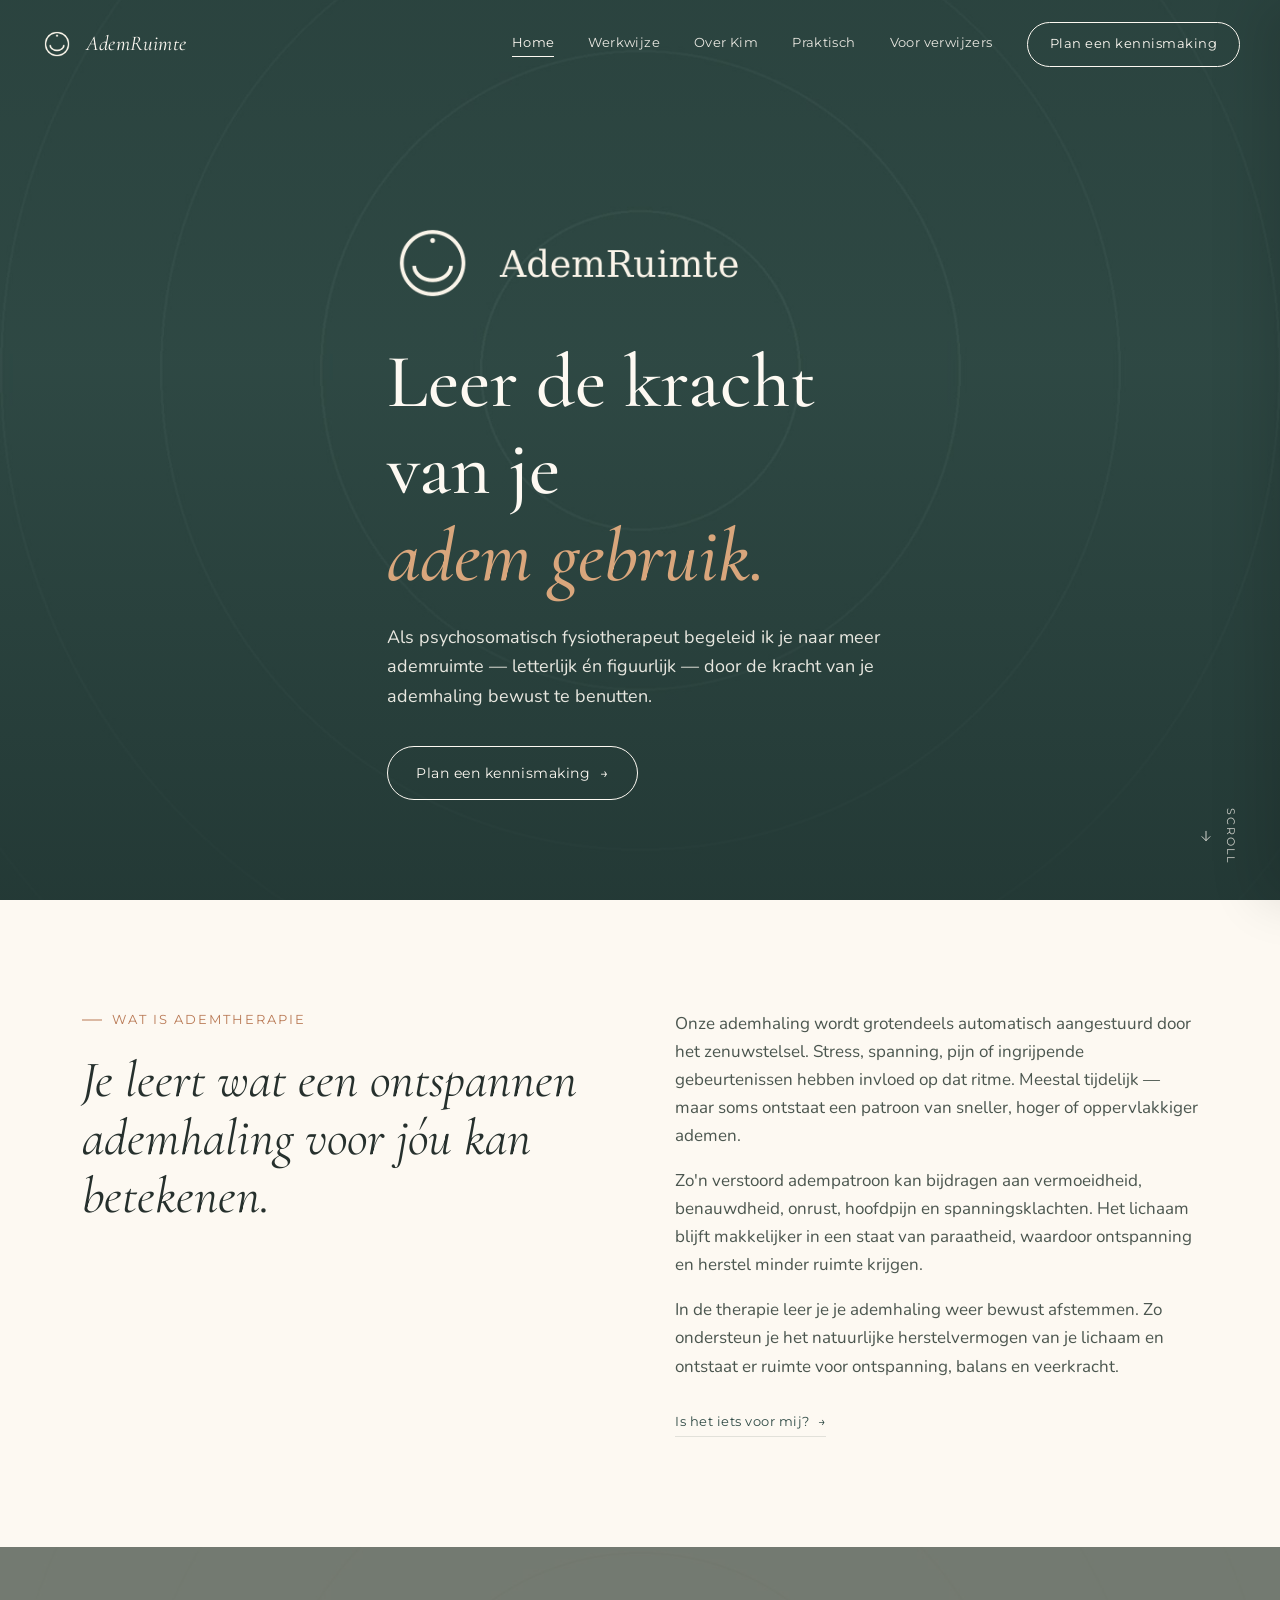
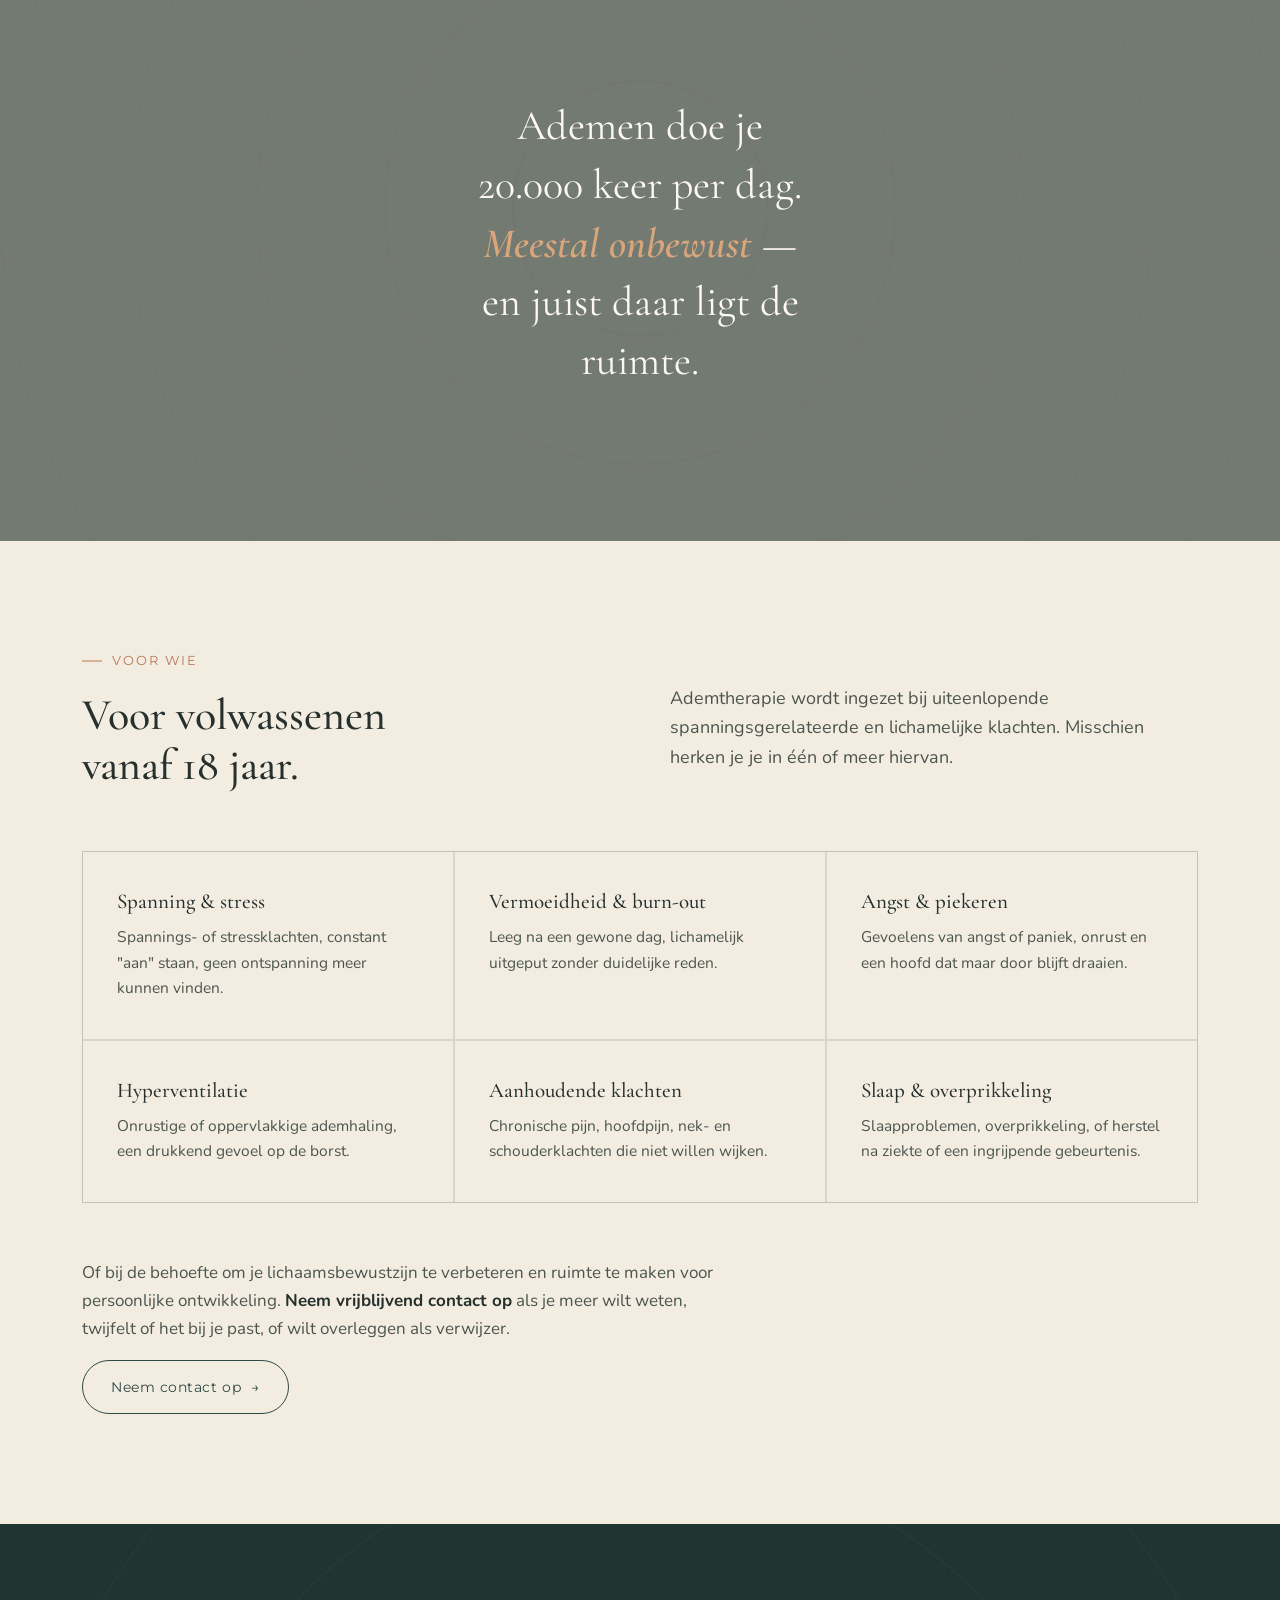
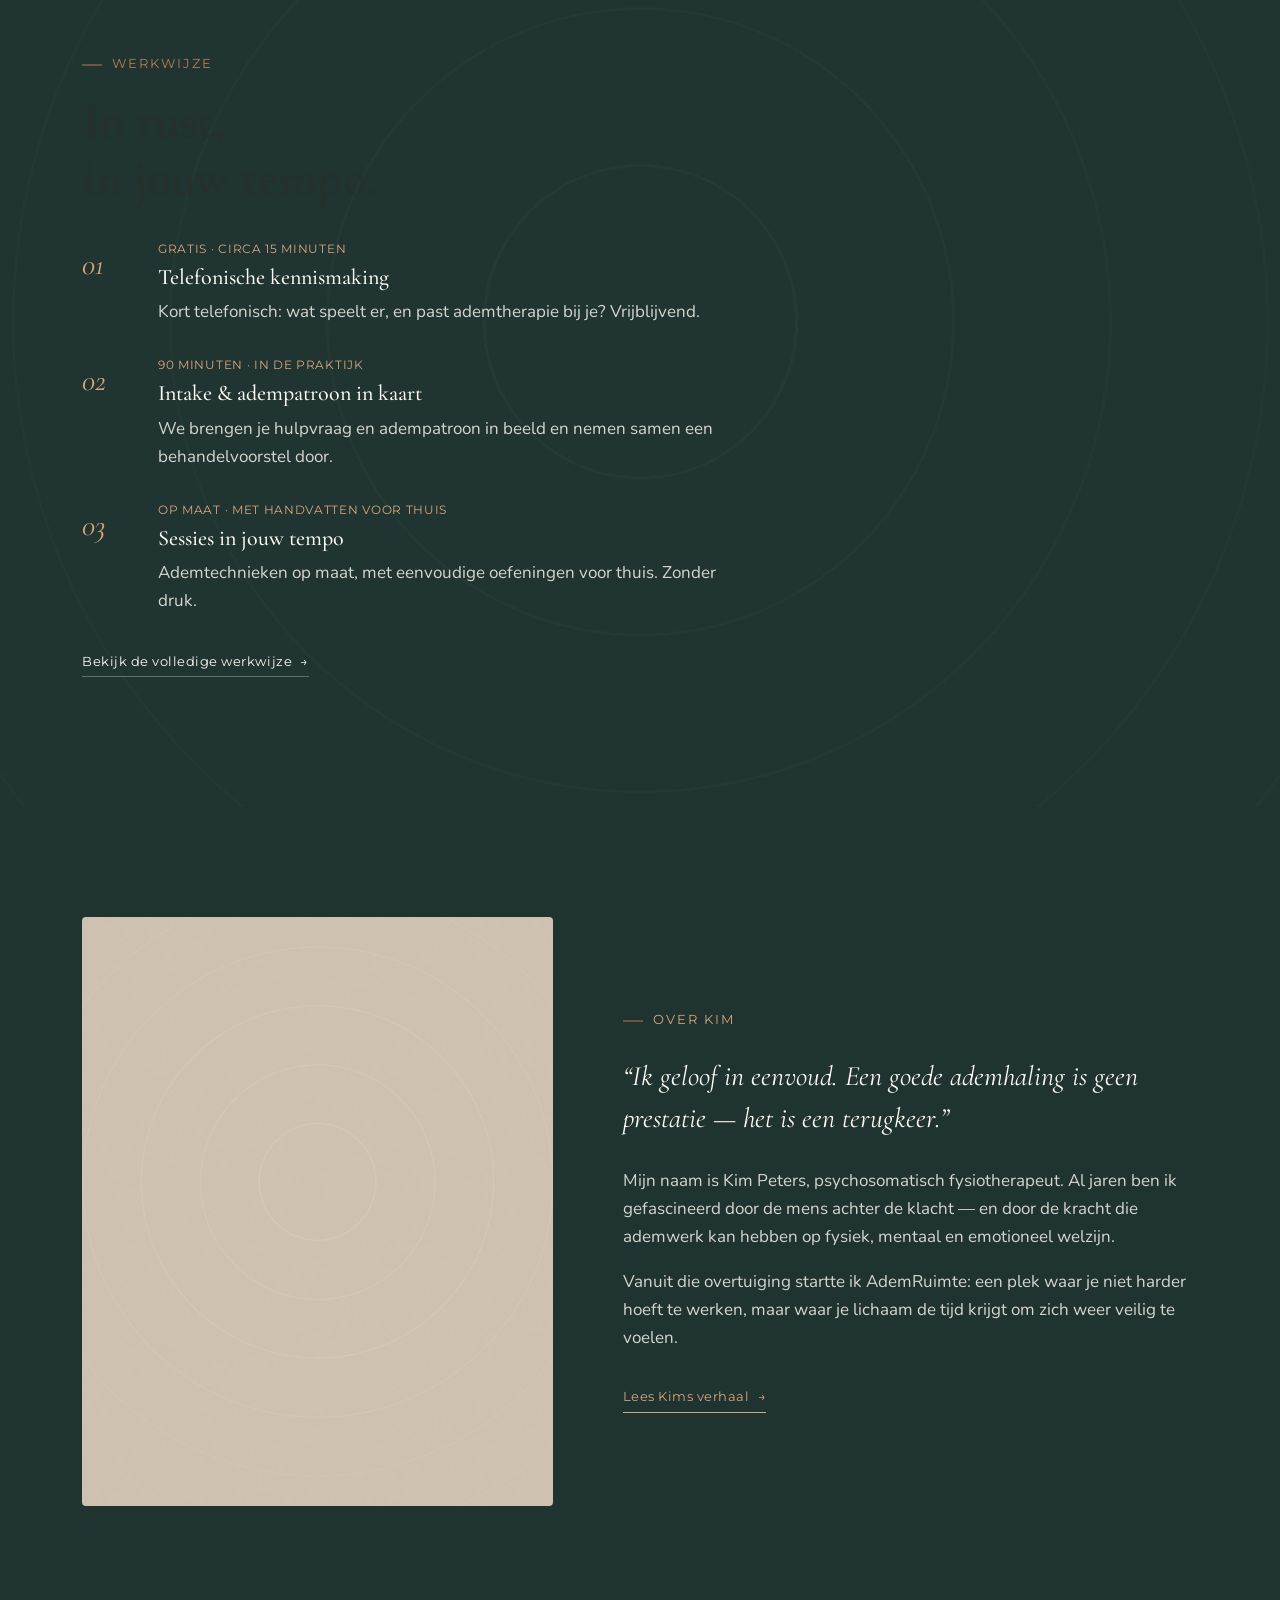
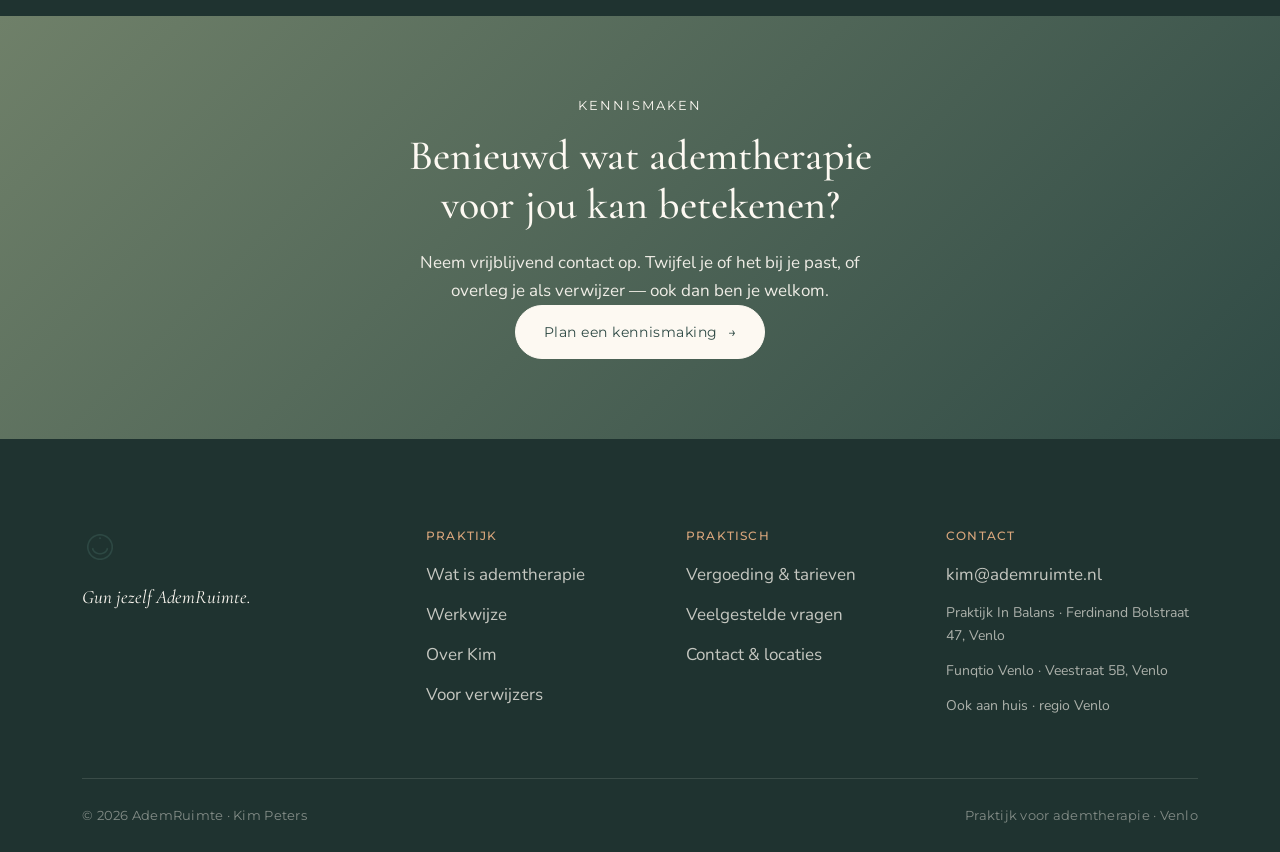
<file: index.html>
<!DOCTYPE html>
<html lang="nl">
<head>
<script>document.documentElement.classList.add("js");</script>
<meta charset="UTF-8">
<meta name="viewport" content="width=device-width, initial-scale=1.0">
<title>AdemRuimte · Praktijk voor ademtherapie in Venlo</title>
<meta name="description" content="AdemRuimte — praktijk voor ademtherapie op medische basis in Venlo. Meer ruimte en ontspanning in lichaam en geest, persoonlijk begeleid door psychosomatisch fysiotherapeut Kim Peters.">
<link rel="icon" href="favicon.ico">
<link rel="apple-touch-icon" href="assets/img/apple-touch-icon.png">
<link rel="preconnect" href="https://fonts.googleapis.com">
<link rel="preconnect" href="https://fonts.gstatic.com" crossorigin>
<link href="https://fonts.googleapis.com/css2?family=Cormorant+Garamond:ital,wght@0,400;0,500;0,600;1,400;1,500&family=Nunito:ital,wght@0,300;0,400;0,600;0,700;1,400&family=Montserrat:wght@400;500;600&display=swap" rel="stylesheet">
<link rel="stylesheet" href="styles.css?v=10">
</head>
<body class="has-hero">

<!-- NAV -->
<nav class="nav" data-nav>
  <a href="index.html" class="brand" aria-label="AdemRuimte home">
    <img class="mark mark-light" src="assets/img/icoon_light_w400.png" alt="">
    <img class="mark mark-dark" src="assets/img/icoon_w400.png" alt="">
    <span class="brand-name">AdemRuimte</span>
  </a>
  <div class="nav-links">
    <a href="index.html" class="nav-link active">Home</a>
    <a href="werkwijze.html" class="nav-link">Werkwijze</a>
    <a href="over-kim.html" class="nav-link">Over Kim</a>
    <a href="praktisch.html" class="nav-link">Praktisch</a>
    <a href="verwijzers.html" class="nav-link">Voor verwijzers</a>
    <a href="#" class="nav-cta" data-open-modal>Plan een kennismaking</a>
  </div>
  <button class="nav-toggle" data-nav-toggle aria-label="Open menu">
    <svg viewBox="0 0 24 24" fill="none" stroke="currentColor" stroke-width="1.6"><path d="M3 6h18M3 12h18M3 18h18"/></svg>
  </button>
</nav>
<div class="menu-back" data-menu-back></div>
<div class="mobile-menu" data-mobile-menu>
  <a href="index.html">Home</a>
  <a href="werkwijze.html">Werkwijze</a>
  <a href="over-kim.html">Over Kim</a>
  <a href="praktisch.html">Praktisch</a>
  <a href="verwijzers.html">Voor verwijzers</a>
  <a href="#" class="m-cta" data-open-modal>Plan een kennismaking →</a>
</div>

<!-- HERO -->
<header class="hero">
  <div class="hero-photo">
    <img src="assets/img/behandeling-vrouw.jpg" alt="Ademtherapie-behandeling in de praktijk" fetchpriority="high">
  </div>
  <div class="hero-scrim"></div>
  <div class="wrap">
    <img class="hero-logo reveal" src="assets/img/logo_light_w800.png" alt="AdemRuimte · Praktijk voor ademtherapie">
    <h1 class="reveal" data-delay="1">Leer de kracht van je<br><em>adem gebruik.</em></h1>
    <p class="hero-sub reveal" data-delay="2">Als psychosomatisch fysiotherapeut begeleid ik je naar meer ademruimte — letterlijk én figuurlijk — door de kracht van je ademhaling bewust te benutten.</p>
    <div class="hero-ctas reveal" data-delay="3">
      <a href="#" class="btn" data-open-modal>Plan een kennismaking <span class="ar">→</span></a>
    </div>
  </div>
  <a href="#wat" class="scroll-cue" aria-label="Scroll naar beneden">
    <span>scroll</span>
    <svg viewBox="0 0 24 24" fill="none" stroke="currentColor" stroke-width="1.5" stroke-linecap="round" stroke-linejoin="round"><path d="M12 5v14M6 13l6 6 6-6"/></svg>
  </a>
</header>

<!-- WAT IS ADEMTHERAPIE -->
<section class="pad bg-cream" id="wat">
  <div class="wrap">
    <div class="wat-grid">
      <div class="reveal">
        <div class="eyebrow">Wat is ademtherapie</div>
        <h2 style="font-style:italic; font-weight:400; font-size:clamp(34px,4vw,56px); line-height:1.14; margin-top:20px;">Je leert wat een ontspannen ademhaling voor jóu kan betekenen.</h2>
      </div>
      <div class="prose reveal" data-delay="1">
        <p>Onze ademhaling wordt grotendeels automatisch aangestuurd door het zenuwstelsel. Stress, spanning, pijn of ingrijpende gebeurtenissen hebben invloed op dat ritme. Meestal tijdelijk — maar soms ontstaat een patroon van sneller, hoger of oppervlakkiger ademen.</p>
        <p>Zo'n verstoord adempatroon kan bijdragen aan vermoeidheid, benauwdheid, onrust, hoofdpijn en spanningsklachten. Het lichaam blijft makkelijker in een staat van paraatheid, waardoor ontspanning en herstel minder ruimte krijgen.</p>
        <p>In de therapie leer je je ademhaling weer bewust afstemmen. Zo ondersteun je het natuurlijke herstelvermogen van je lichaam en ontstaat er ruimte voor ontspanning, balans en veerkracht.</p>
        <div style="margin-top:26px;">
          <a href="#voor-wie" class="text-link">Is het iets voor mij? <span>→</span></a>
        </div>
      </div>
    </div>
  </div>
</section>

<!-- STATEMENT -->
<section class="pad photo-band" style="background-image:url('assets/img/praktijk-stoelen.jpg')">
  <div class="pb-scrim"></div>
  <div class="wrap statement">
    <p class="q reveal">Ademen doe je 20.000 keer per dag. <b>Meestal onbewust</b> — en juist daar ligt de ruimte.</p>
  </div>
</section>

<!-- VOOR WIE -->
<section class="pad bg-warm" id="voor-wie">
  <div class="wrap">
    <div class="vw-head">
      <div class="reveal">
        <div class="eyebrow">Voor wie</div>
        <h2 class="title" style="margin-top:18px;">Voor volwassenen<br>vanaf 18 jaar.</h2>
      </div>
      <p class="vw-intro reveal" data-delay="1">Ademtherapie wordt ingezet bij uiteenlopende spanningsgerelateerde en lichamelijke klachten. Misschien herken je je in één of meer hiervan.</p>
    </div>
    <div class="vw-cards">
      <div class="vw-card reveal">
        <h3>Spanning &amp; stress</h3>
        <p>Spannings- of stressklachten, constant "aan" staan, geen ontspanning meer kunnen vinden.</p>
      </div>
      <div class="vw-card reveal" data-delay="1">
        <h3>Vermoeidheid &amp; burn-out</h3>
        <p>Leeg na een gewone dag, lichamelijk uitgeput zonder duidelijke reden.</p>
      </div>
      <div class="vw-card reveal" data-delay="2">
        <h3>Angst &amp; piekeren</h3>
        <p>Gevoelens van angst of paniek, onrust en een hoofd dat maar door blijft draaien.</p>
      </div>
      <div class="vw-card reveal">
        <h3>Hyperventilatie</h3>
        <p>Onrustige of oppervlakkige ademhaling, een drukkend gevoel op de borst.</p>
      </div>
      <div class="vw-card reveal" data-delay="1">
        <h3>Aanhoudende klachten</h3>
        <p>Chronische pijn, hoofdpijn, nek- en schouderklachten die niet willen wijken.</p>
      </div>
      <div class="vw-card reveal" data-delay="2">
        <h3>Slaap &amp; overprikkeling</h3>
        <p>Slaapproblemen, overprikkeling, of herstel na ziekte of een ingrijpende gebeurtenis.</p>
      </div>
    </div>
    <div class="vw-close reveal">
      <p>Of bij de behoefte om je lichaamsbewustzijn te verbeteren en ruimte te maken voor persoonlijke ontwikkeling. <strong>Neem vrijblijvend contact op</strong> als je meer wilt weten, twijfelt of het bij je past, of wilt overleggen als verwijzer.</p>
      <a href="#" class="btn" data-open-modal>Neem contact op <span class="ar">→</span></a>
    </div>
  </div>
</section>

<!-- WERKWIJZE TEASER -->
<section class="pad photo-band band" style="background-image:url('assets/img/behandeling-man.jpg')">
  <div class="pb-scrim"></div>
  <div class="wrap">
    <div class="band-card reveal">
      <div class="eyebrow" style="margin-bottom:18px;">Werkwijze</div>
      <h2 class="title" style="font-size:clamp(32px,4vw,50px); margin-bottom:32px;">In rust,<br>in jouw tempo.</h2>
      <div class="steps">
        <div class="step">
          <div class="n">01</div>
          <div>
            <div class="meta">Gratis · circa 15 minuten</div>
            <h3>Telefonische kennismaking</h3>
            <p>Kort telefonisch: wat speelt er, en past ademtherapie bij je? Vrijblijvend.</p>
          </div>
        </div>
        <div class="step">
          <div class="n">02</div>
          <div>
            <div class="meta">90 minuten · in de praktijk</div>
            <h3>Intake &amp; adempatroon in kaart</h3>
            <p>We brengen je hulpvraag en adempatroon in beeld en nemen samen een behandelvoorstel door.</p>
          </div>
        </div>
        <div class="step">
          <div class="n">03</div>
          <div>
            <div class="meta">Op maat · met handvatten voor thuis</div>
            <h3>Sessies in jouw tempo</h3>
            <p>Ademtechnieken op maat, met eenvoudige oefeningen voor thuis. Zonder druk.</p>
          </div>
        </div>
      </div>
      <div style="margin-top:32px;">
        <a href="werkwijze.html" class="text-link">Bekijk de volledige werkwijze <span>→</span></a>
      </div>
    </div>
  </div>
</section>

<!-- OVER KIM TEASER -->
<section class="pad bg-dark">
  <div class="wrap">
    <div class="split wide-img">
      <div class="split-media reveal-img">
        <div class="photo" style="aspect-ratio:4/5;"><img src="assets/img/kim-portret.jpg" alt="Kim Peters, psychosomatisch fysiotherapeut"></div>
      </div>
      <div class="split-txt">
        <div class="eyebrow on-dark reveal">Over Kim</div>
        <p class="serif-lead reveal" data-delay="1" style="color:var(--cream-light); margin:24px 0 28px;">“Ik geloof in eenvoud. Een goede ademhaling is geen prestatie — het is een terugkeer.”</p>
        <p class="reveal" data-delay="1">Mijn naam is Kim Peters, psychosomatisch fysiotherapeut. Al jaren ben ik gefascineerd door de mens achter de klacht — en door de kracht die ademwerk kan hebben op fysiek, mentaal en emotioneel welzijn.</p>
        <p class="reveal" data-delay="1">Vanuit die overtuiging startte ik AdemRuimte: een plek waar je niet harder hoeft te werken, maar waar je lichaam de tijd krijgt om zich weer veilig te voelen.</p>
        <div style="margin-top:30px;" class="reveal" data-delay="1">
          <a href="over-kim.html" class="text-link" style="color:var(--copper-soft); border-color:var(--copper-soft);">Lees Kims verhaal <span>→</span></a>
        </div>
      </div>
    </div>
  </div>
</section>

<!-- CTA -->
<section class="pad-sm bg-sage">
  <div class="wrap-tight cta-band">
    <div class="eyebrow on-dark center reveal" style="color:var(--cream-light);">Kennismaken</div>
    <h2 class="reveal" data-delay="1" style="color:var(--cream-light);">Benieuwd wat ademtherapie<br>voor jou kan betekenen?</h2>
    <p class="lead reveal" data-delay="2" style="color:rgba(253,249,242,.92);">Neem vrijblijvend contact op. Twijfel je of het bij je past, of overleg je als verwijzer — ook dan ben je welkom.</p>
    <div class="reveal" data-delay="2">
      <a href="#" class="btn" data-open-modal style="background:var(--cream-light); color:var(--teal); border-color:var(--cream-light);">Plan een kennismaking <span class="ar">→</span></a>
    </div>
  </div>
</section>

<!-- FOOTER -->
<footer>
  <div class="wrap">
    <div class="footer-grid">
      <div class="footer-brand">
        <img src="assets/img/icoon_w400.png" alt="AdemRuimte">
        <p class="fq">Gun jezelf AdemRuimte.</p>
      </div>
      <div class="footer-col">
        <h4>Praktijk</h4>
        <ul>
          <li><a href="index.html#wat">Wat is ademtherapie</a></li>
          <li><a href="werkwijze.html">Werkwijze</a></li>
          <li><a href="over-kim.html">Over Kim</a></li>
          <li><a href="verwijzers.html">Voor verwijzers</a></li>
        </ul>
      </div>
      <div class="footer-col">
        <h4>Praktisch</h4>
        <ul>
          <li><a href="praktisch.html#tarieven">Vergoeding &amp; tarieven</a></li>
          <li><a href="praktisch.html#faq">Veelgestelde vragen</a></li>
          <li><a href="praktisch.html#contact">Contact &amp; locaties</a></li>
        </ul>
      </div>
      <div class="footer-col">
        <h4>Contact</h4>
        <ul>
          <li><a href="mailto:kim@ademruimte.nl">kim@ademruimte.nl</a></li>
          <li class="small">Praktijk In Balans · Ferdinand Bolstraat 47, Venlo</li>
          <li class="small">Funqtio Venlo · Veestraat 5B, Venlo</li>
          <li class="small">Ook aan huis · regio Venlo</li>
        </ul>
      </div>
    </div>
    <div class="footer-meta">
      <span>© <span data-year>2026</span> AdemRuimte · Kim Peters</span>
      <span>Praktijk voor ademtherapie · Venlo</span>
    </div>
  </div>
</footer>

<!-- MODAL -->
<div class="modal-back" data-modal>
  <div class="modal" role="dialog" aria-labelledby="m-title" aria-modal="true">
    <button class="modal-close" data-modal-close aria-label="Sluiten">×</button>
    <div class="eyebrow no-rule">Kennismaking · circa 15 min · gratis</div>
    <h3 id="m-title">Even kennismaken.</h3>
    <p class="sub">Vertel kort wat er speelt — ik bel of mail binnen één werkdag terug om een moment te plannen dat past.</p>
    <form data-form>
      <div class="field"><label for="m-naam">Naam</label><input type="text" id="m-naam" placeholder="Voornaam Achternaam" required></div>
      <div class="field"><label for="m-contact">E-mail of telefoon</label><input type="text" id="m-contact" placeholder="naam@voorbeeld.nl of 06 …" required></div>
      <div class="field"><label for="m-bericht">Korte toelichting (optioneel)</label><textarea id="m-bericht" rows="3" placeholder="Wat speelt er, of wat hoop je te bereiken?"></textarea></div>
      <button type="submit" class="btn btn-copper" style="width:100%; justify-content:center;">Verstuur — vrijblijvend <span class="ar">→</span></button>
    </form>
    <p class="note-sm">Wat je deelt, blijft tussen ons. Altijd.</p>
  </div>
</div>
<div class="toast">Bedankt — ik neem binnen één werkdag contact op.</div>
<script src="script.js?v=10"></script>
</body>
</html>
</file>
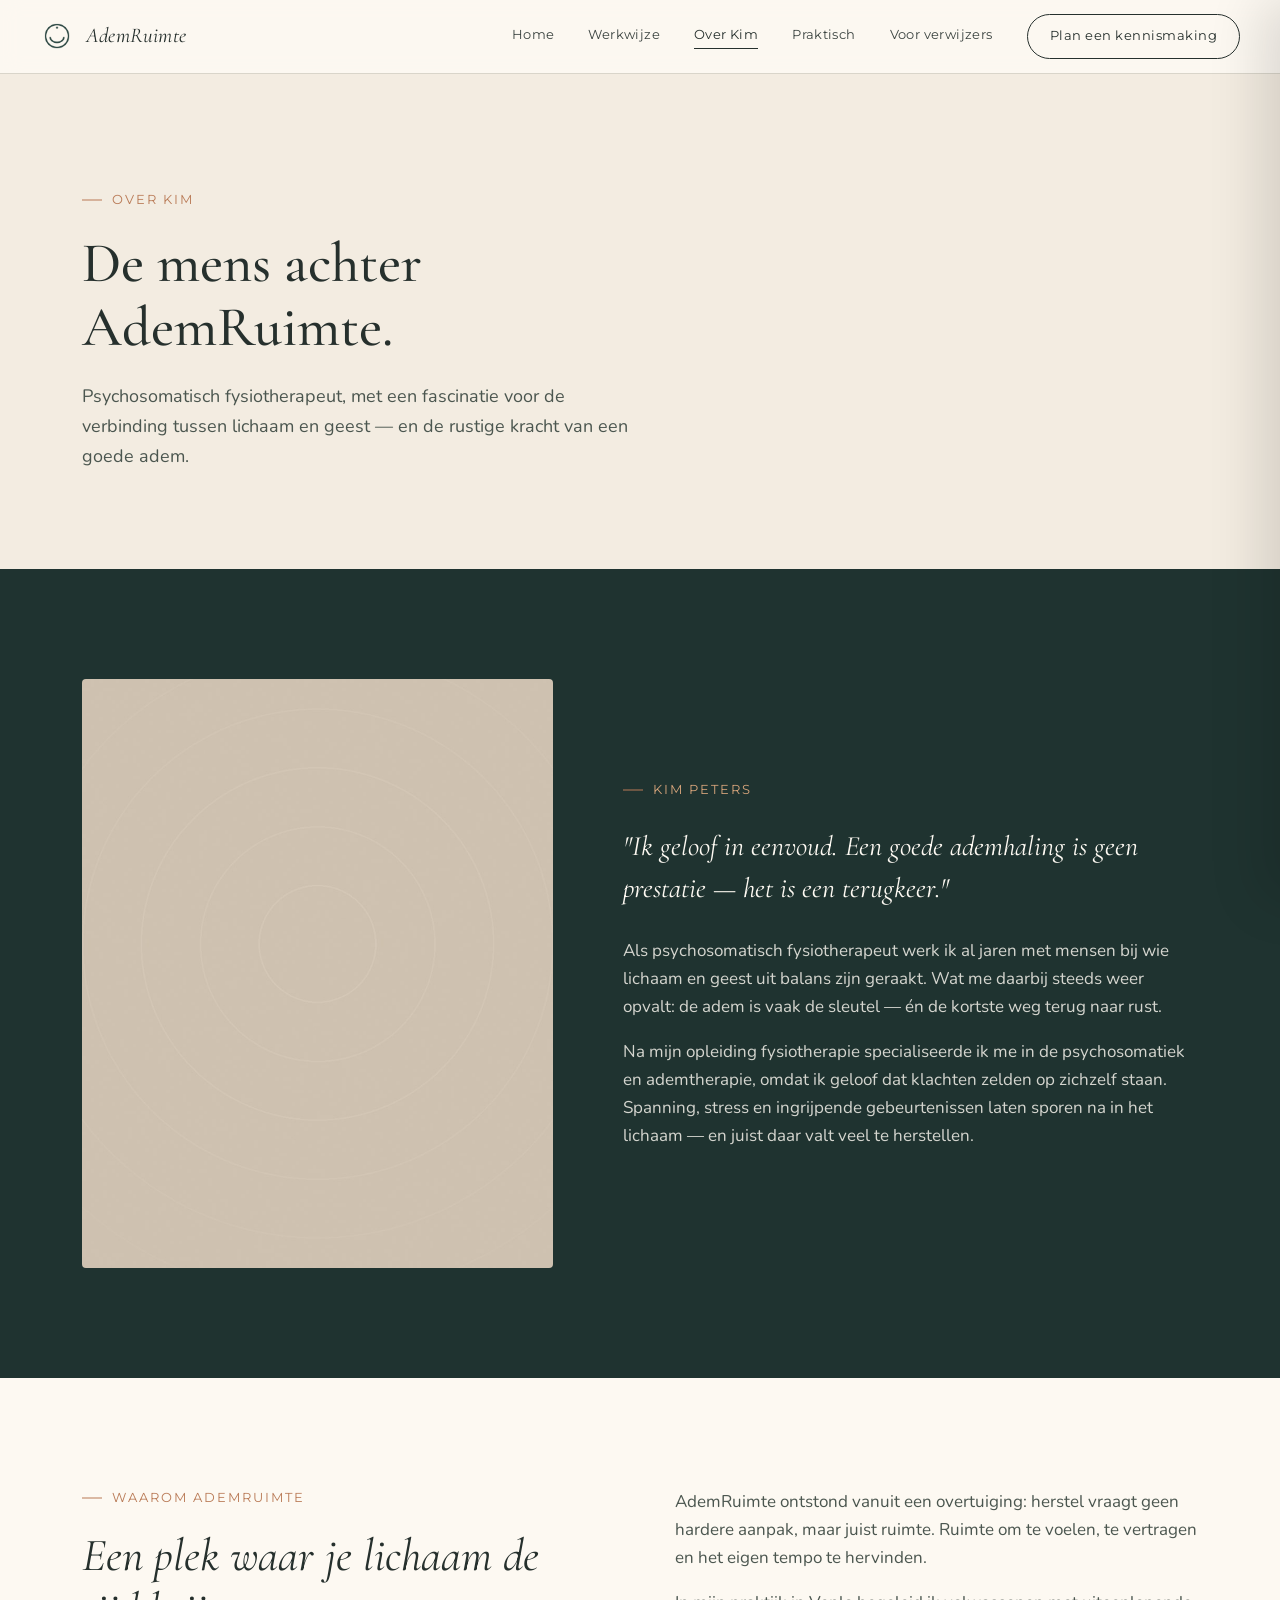
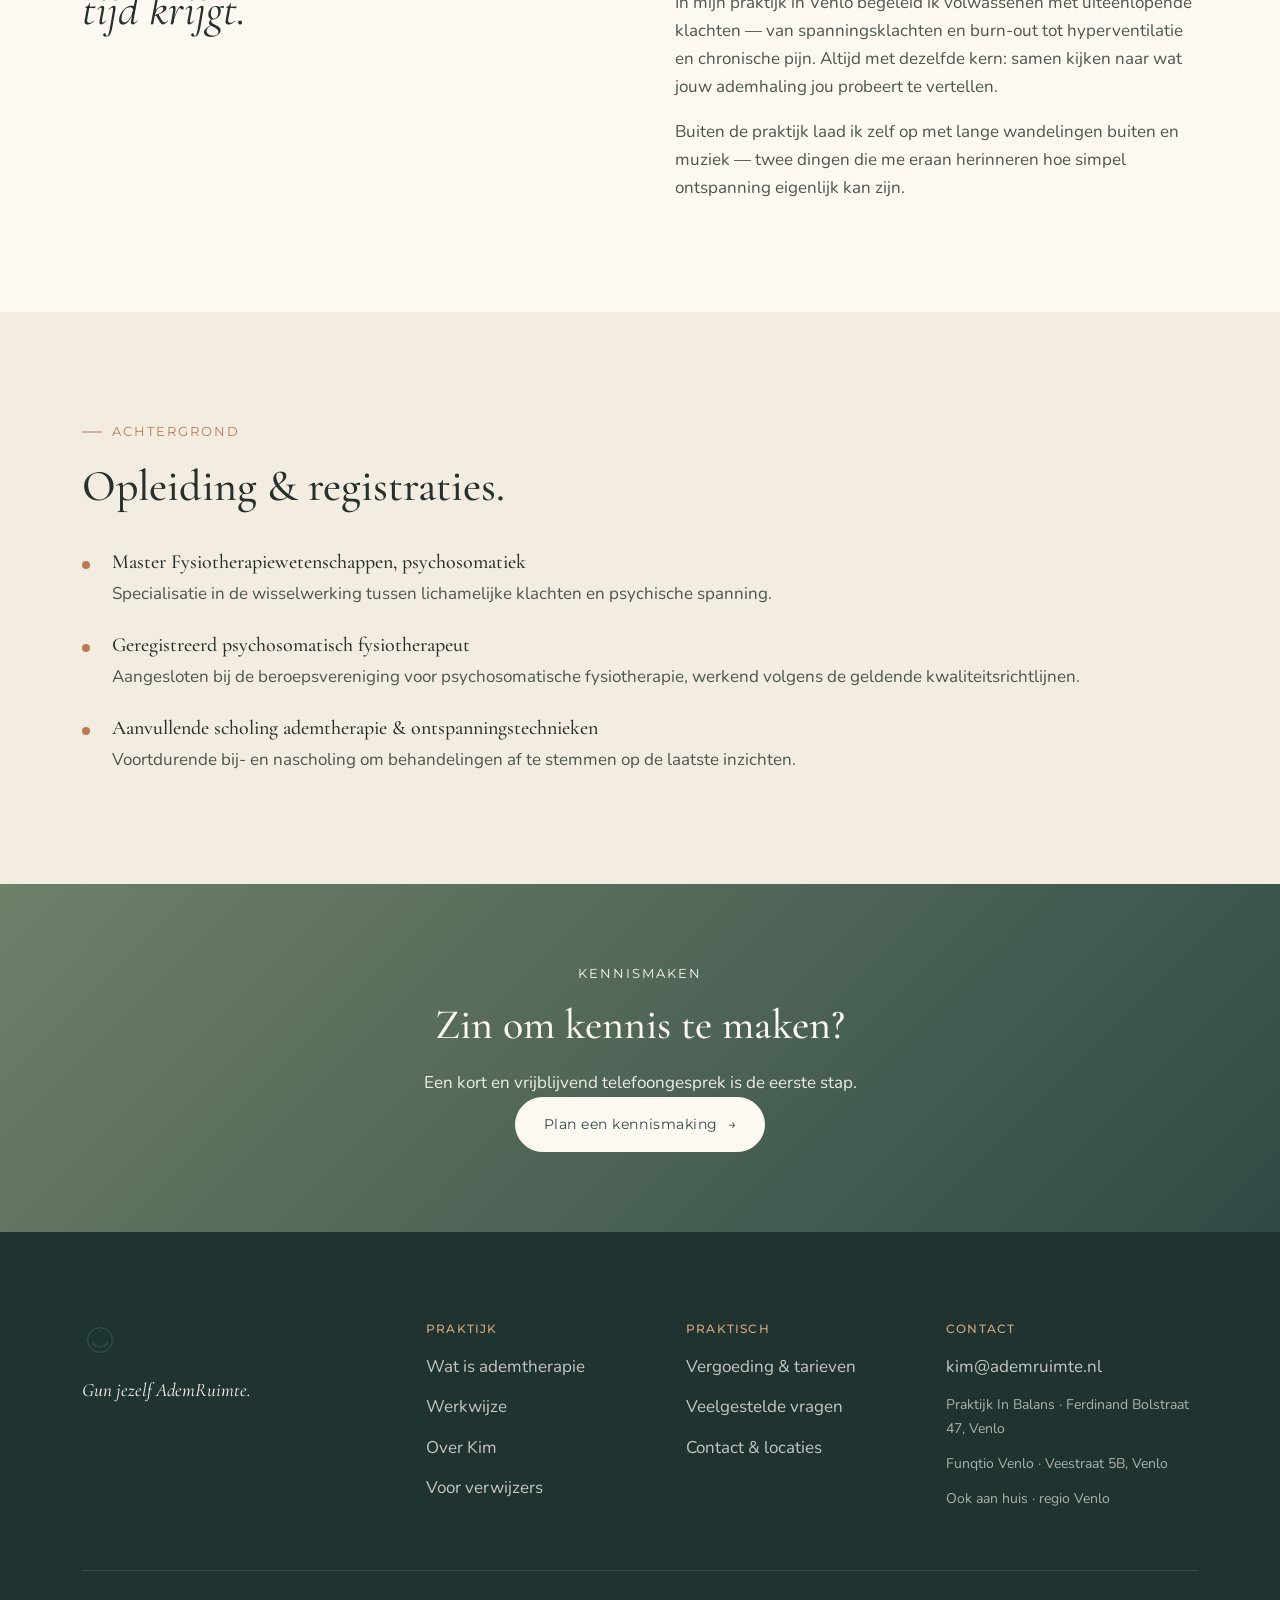
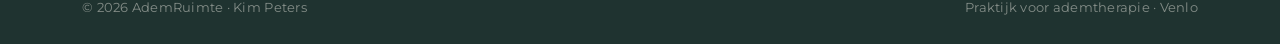
<file: over-kim.html>
<!DOCTYPE html>
<html lang="nl">
<head>
<script>document.documentElement.classList.add("js");</script>
<meta charset="UTF-8">
<meta name="viewport" content="width=device-width, initial-scale=1.0">
<title>Over Kim · AdemRuimte</title>
<meta name="description" content="Maak kennis met Kim Peters, psychosomatisch fysiotherapeut en oprichter van AdemRuimte in Venlo.">
<link rel="icon" href="favicon.ico">
<link rel="apple-touch-icon" href="assets/img/apple-touch-icon.png">
<link rel="preconnect" href="https://fonts.googleapis.com">
<link rel="preconnect" href="https://fonts.gstatic.com" crossorigin>
<link href="https://fonts.googleapis.com/css2?family=Cormorant+Garamond:ital,wght@0,400;0,500;0,600;1,400;1,500&family=Nunito:ital,wght@0,300;0,400;0,600;0,700;1,400&family=Montserrat:wght@400;500;600&display=swap" rel="stylesheet">
<link rel="stylesheet" href="styles.css?v=10">
</head>
<body>

<!-- NAV -->
<nav class="nav" data-nav>
  <a href="index.html" class="brand" aria-label="AdemRuimte home">
    <img class="mark mark-light" src="assets/img/icoon_light_w400.png" alt="">
    <img class="mark mark-dark" src="assets/img/icoon_w400.png" alt="">
    <span class="brand-name">AdemRuimte</span>
  </a>
  <div class="nav-links">
    <a href="index.html" class="nav-link">Home</a>
    <a href="werkwijze.html" class="nav-link">Werkwijze</a>
    <a href="over-kim.html" class="nav-link active">Over Kim</a>
    <a href="praktisch.html" class="nav-link">Praktisch</a>
    <a href="verwijzers.html" class="nav-link">Voor verwijzers</a>
    <a href="#" class="nav-cta" data-open-modal>Plan een kennismaking</a>
  </div>
  <button class="nav-toggle" data-nav-toggle aria-label="Open menu">
    <svg viewBox="0 0 24 24" fill="none" stroke="currentColor" stroke-width="1.6"><path d="M3 6h18M3 12h18M3 18h18"/></svg>
  </button>
</nav>
<div class="menu-back" data-menu-back></div>
<div class="mobile-menu" data-mobile-menu>
  <a href="index.html">Home</a>
  <a href="werkwijze.html">Werkwijze</a>
  <a href="over-kim.html">Over Kim</a>
  <a href="praktisch.html">Praktisch</a>
  <a href="verwijzers.html">Voor verwijzers</a>
  <a href="#" class="m-cta" data-open-modal>Plan een kennismaking →</a>
</div>

<!-- PAGE HEAD -->
<header class="page-head">
  <div class="wrap">
    <div class="eyebrow reveal">Over Kim</div>
    <h1 class="reveal" data-delay="1">De mens achter AdemRuimte.</h1>
    <p class="lead reveal" data-delay="2">Psychosomatisch fysiotherapeut, met een fascinatie voor de verbinding tussen lichaam en geest — en de rustige kracht van een goede adem.</p>
  </div>
</header>

<!-- INTRO SPLIT -->
<section class="pad bg-dark">
  <div class="wrap">
    <div class="split wide-img">
      <div class="split-media reveal-img">
        <div class="photo" style="aspect-ratio:4/5;"><img src="assets/img/kim-portret.jpg" alt="Kim Peters, psychosomatisch fysiotherapeut"></div>
      </div>
      <div class="split-txt">
        <div class="eyebrow on-dark reveal">Kim Peters</div>
        <p class="serif-lead reveal" data-delay="1" style="color:var(--cream-light); margin:24px 0 28px;">"Ik geloof in eenvoud. Een goede ademhaling is geen prestatie — het is een terugkeer."</p>
        <p class="reveal" data-delay="1">Als psychosomatisch fysiotherapeut werk ik al jaren met mensen bij wie lichaam en geest uit balans zijn geraakt. Wat me daarbij steeds weer opvalt: de adem is vaak de sleutel — én de kortste weg terug naar rust.</p>
        <p class="reveal" data-delay="1">Na mijn opleiding fysiotherapie specialiseerde ik me in de psychosomatiek en ademtherapie, omdat ik geloof dat klachten zelden op zichzelf staan. Spanning, stress en ingrijpende gebeurtenissen laten sporen na in het lichaam — en juist daar valt veel te herstellen.</p>
      </div>
    </div>
  </div>
</section>

<!-- STORY -->
<section class="pad bg-cream">
  <div class="wrap">
    <div class="wat-grid">
      <div class="reveal">
        <div class="eyebrow">Waarom AdemRuimte</div>
        <h2 style="font-style:italic; font-weight:400; font-size:clamp(30px,3.6vw,46px); line-height:1.18; margin-top:20px;">Een plek waar je lichaam de tijd krijgt.</h2>
      </div>
      <div class="prose reveal" data-delay="1">
        <p>AdemRuimte ontstond vanuit een overtuiging: herstel vraagt geen hardere aanpak, maar juist ruimte. Ruimte om te voelen, te vertragen en het eigen tempo te hervinden.</p>
        <p>In mijn praktijk in Venlo begeleid ik volwassenen met uiteenlopende klachten — van spanningsklachten en burn-out tot hyperventilatie en chronische pijn. Altijd met dezelfde kern: samen kijken naar wat jouw ademhaling jou probeert te vertellen.</p>
        <p>Buiten de praktijk laad ik zelf op met lange wandelingen buiten en muziek — twee dingen die me eraan herinneren hoe simpel ontspanning eigenlijk kan zijn.</p>
      </div>
    </div>
  </div>
</section>

<!-- CREDENTIALS -->
<section class="pad bg-warm">
  <div class="wrap">
    <div class="eyebrow reveal">Achtergrond</div>
    <h2 class="title reveal" data-delay="1" style="margin-top:18px; margin-bottom:40px;">Opleiding &amp; registraties.</h2>
    <div class="info-list">
      <div class="info-item reveal">
        <span class="dot"></span>
        <div>
          <h3>Master Fysiotherapiewetenschappen, psychosomatiek</h3>
          <p>Specialisatie in de wisselwerking tussen lichamelijke klachten en psychische spanning.</p>
        </div>
      </div>
      <div class="info-item reveal" data-delay="1">
        <span class="dot"></span>
        <div>
          <h3>Geregistreerd psychosomatisch fysiotherapeut</h3>
          <p>Aangesloten bij de beroepsvereniging voor psychosomatische fysiotherapie, werkend volgens de geldende kwaliteitsrichtlijnen.</p>
        </div>
      </div>
      <div class="info-item reveal" data-delay="2">
        <span class="dot"></span>
        <div>
          <h3>Aanvullende scholing ademtherapie &amp; ontspanningstechnieken</h3>
          <p>Voortdurende bij- en nascholing om behandelingen af te stemmen op de laatste inzichten.</p>
        </div>
      </div>
    </div>
  </div>
</section>

<!-- CTA -->
<section class="pad-sm bg-sage">
  <div class="wrap-tight cta-band">
    <div class="eyebrow on-dark center reveal" style="color:var(--cream-light);">Kennismaken</div>
    <h2 class="reveal" data-delay="1" style="color:var(--cream-light);">Zin om kennis te maken?</h2>
    <p class="lead reveal" data-delay="2" style="color:rgba(253,249,242,.92);">Een kort en vrijblijvend telefoongesprek is de eerste stap.</p>
    <div class="reveal" data-delay="2">
      <a href="#" class="btn" data-open-modal style="background:var(--cream-light); color:var(--teal); border-color:var(--cream-light);">Plan een kennismaking <span class="ar">→</span></a>
    </div>
  </div>
</section>

<!-- FOOTER -->
<footer>
  <div class="wrap">
    <div class="footer-grid">
      <div class="footer-brand">
        <img src="assets/img/icoon_w400.png" alt="AdemRuimte">
        <p class="fq">Gun jezelf AdemRuimte.</p>
      </div>
      <div class="footer-col">
        <h4>Praktijk</h4>
        <ul>
          <li><a href="index.html#wat">Wat is ademtherapie</a></li>
          <li><a href="werkwijze.html">Werkwijze</a></li>
          <li><a href="over-kim.html">Over Kim</a></li>
          <li><a href="verwijzers.html">Voor verwijzers</a></li>
        </ul>
      </div>
      <div class="footer-col">
        <h4>Praktisch</h4>
        <ul>
          <li><a href="praktisch.html#tarieven">Vergoeding &amp; tarieven</a></li>
          <li><a href="praktisch.html#faq">Veelgestelde vragen</a></li>
          <li><a href="praktisch.html#contact">Contact &amp; locaties</a></li>
        </ul>
      </div>
      <div class="footer-col">
        <h4>Contact</h4>
        <ul>
          <li><a href="mailto:kim@ademruimte.nl">kim@ademruimte.nl</a></li>
          <li class="small">Praktijk In Balans · Ferdinand Bolstraat 47, Venlo</li>
          <li class="small">Funqtio Venlo · Veestraat 5B, Venlo</li>
          <li class="small">Ook aan huis · regio Venlo</li>
        </ul>
      </div>
    </div>
    <div class="footer-meta">
      <span>© <span data-year>2026</span> AdemRuimte · Kim Peters</span>
      <span>Praktijk voor ademtherapie · Venlo</span>
    </div>
  </div>
</footer>

<!-- MODAL -->
<div class="modal-back" data-modal>
  <div class="modal" role="dialog" aria-labelledby="m-title" aria-modal="true">
    <button class="modal-close" data-modal-close aria-label="Sluiten">×</button>
    <div class="eyebrow no-rule">Kennismaking · circa 15 min · gratis</div>
    <h3 id="m-title">Even kennismaken.</h3>
    <p class="sub">Vertel kort wat er speelt — ik bel of mail binnen één werkdag terug om een moment te plannen dat past.</p>
    <form data-form>
      <div class="field"><label for="m-naam">Naam</label><input type="text" id="m-naam" placeholder="Voornaam Achternaam" required></div>
      <div class="field"><label for="m-contact">E-mail of telefoon</label><input type="text" id="m-contact" placeholder="naam@voorbeeld.nl of 06 …" required></div>
      <div class="field"><label for="m-bericht">Korte toelichting (optioneel)</label><textarea id="m-bericht" rows="3" placeholder="Wat speelt er, of wat hoop je te bereiken?"></textarea></div>
      <button type="submit" class="btn btn-copper" style="width:100%; justify-content:center;">Verstuur — vrijblijvend <span class="ar">→</span></button>
    </form>
    <p class="note-sm">Wat je deelt, blijft tussen ons. Altijd.</p>
  </div>
</div>
<div class="toast">Bedankt — ik neem binnen één werkdag contact op.</div>
<script src="script.js?v=10"></script>
</body>
</html>
</file>
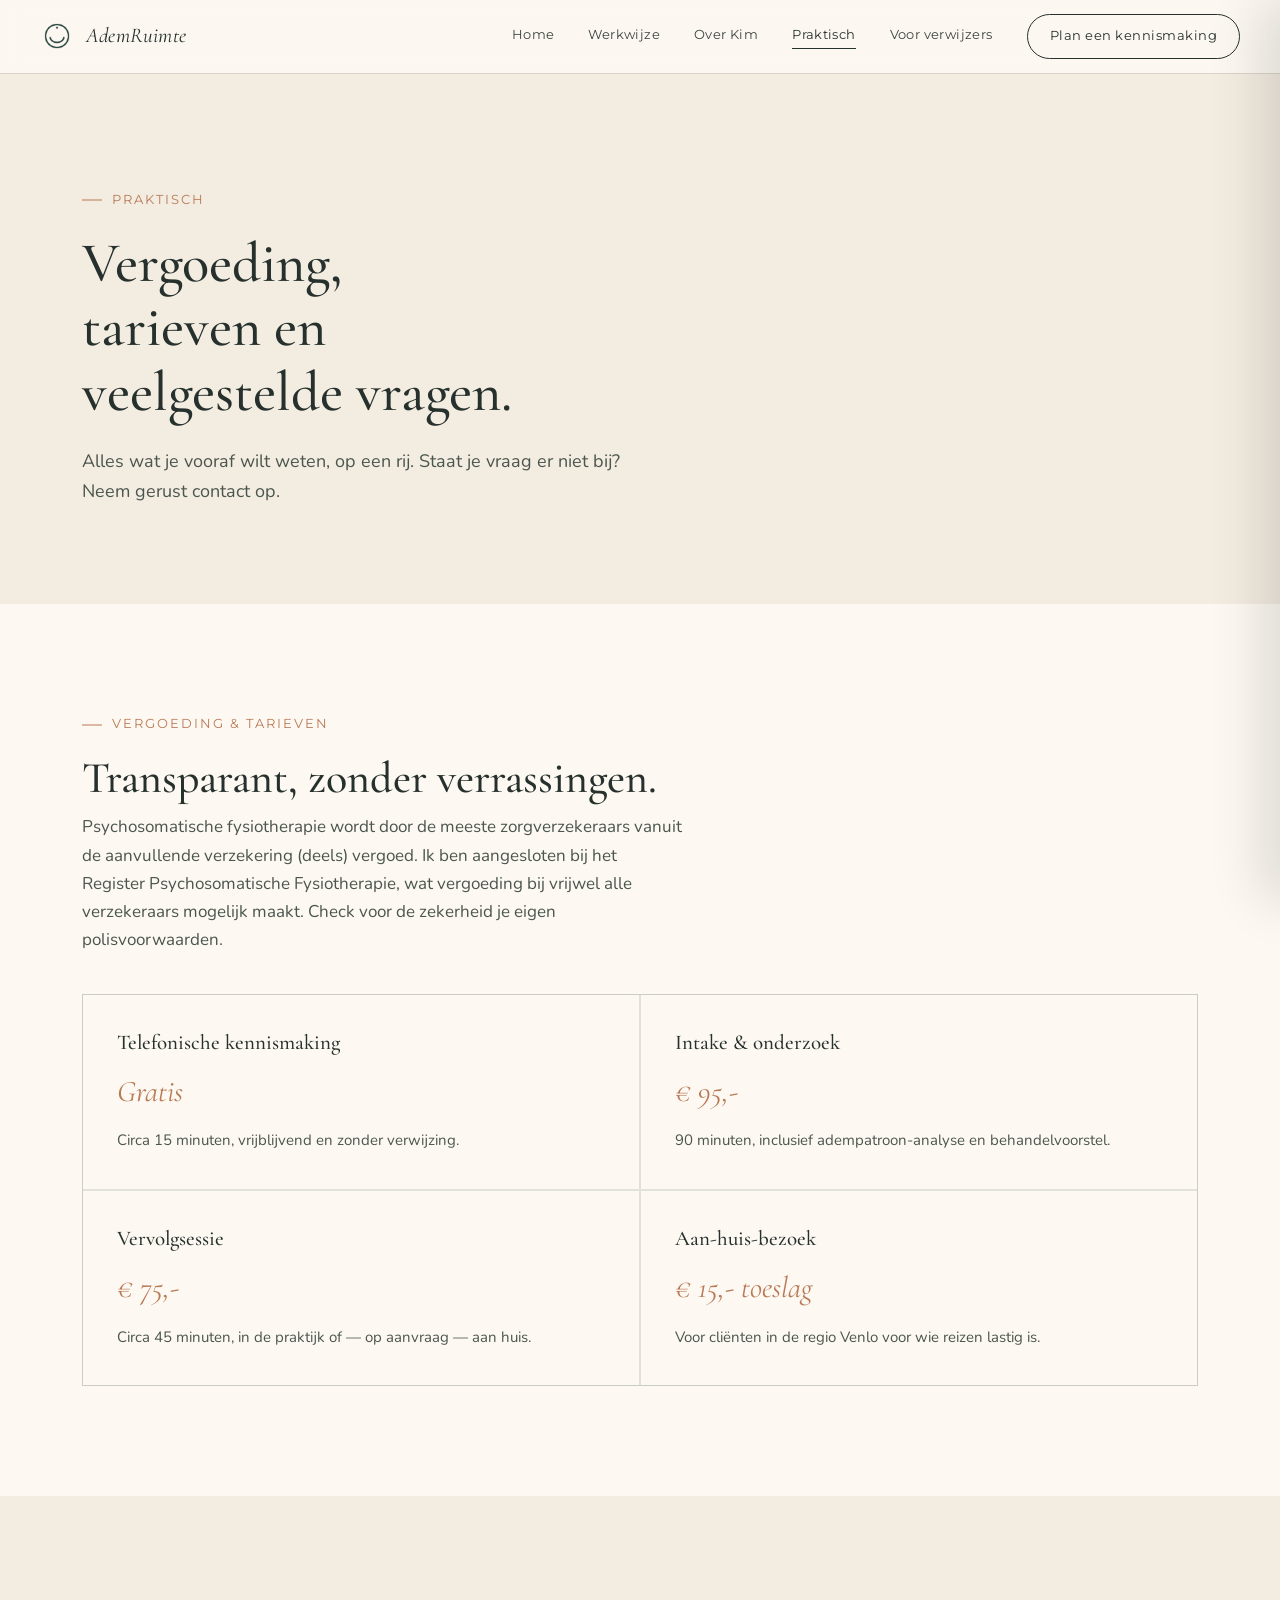
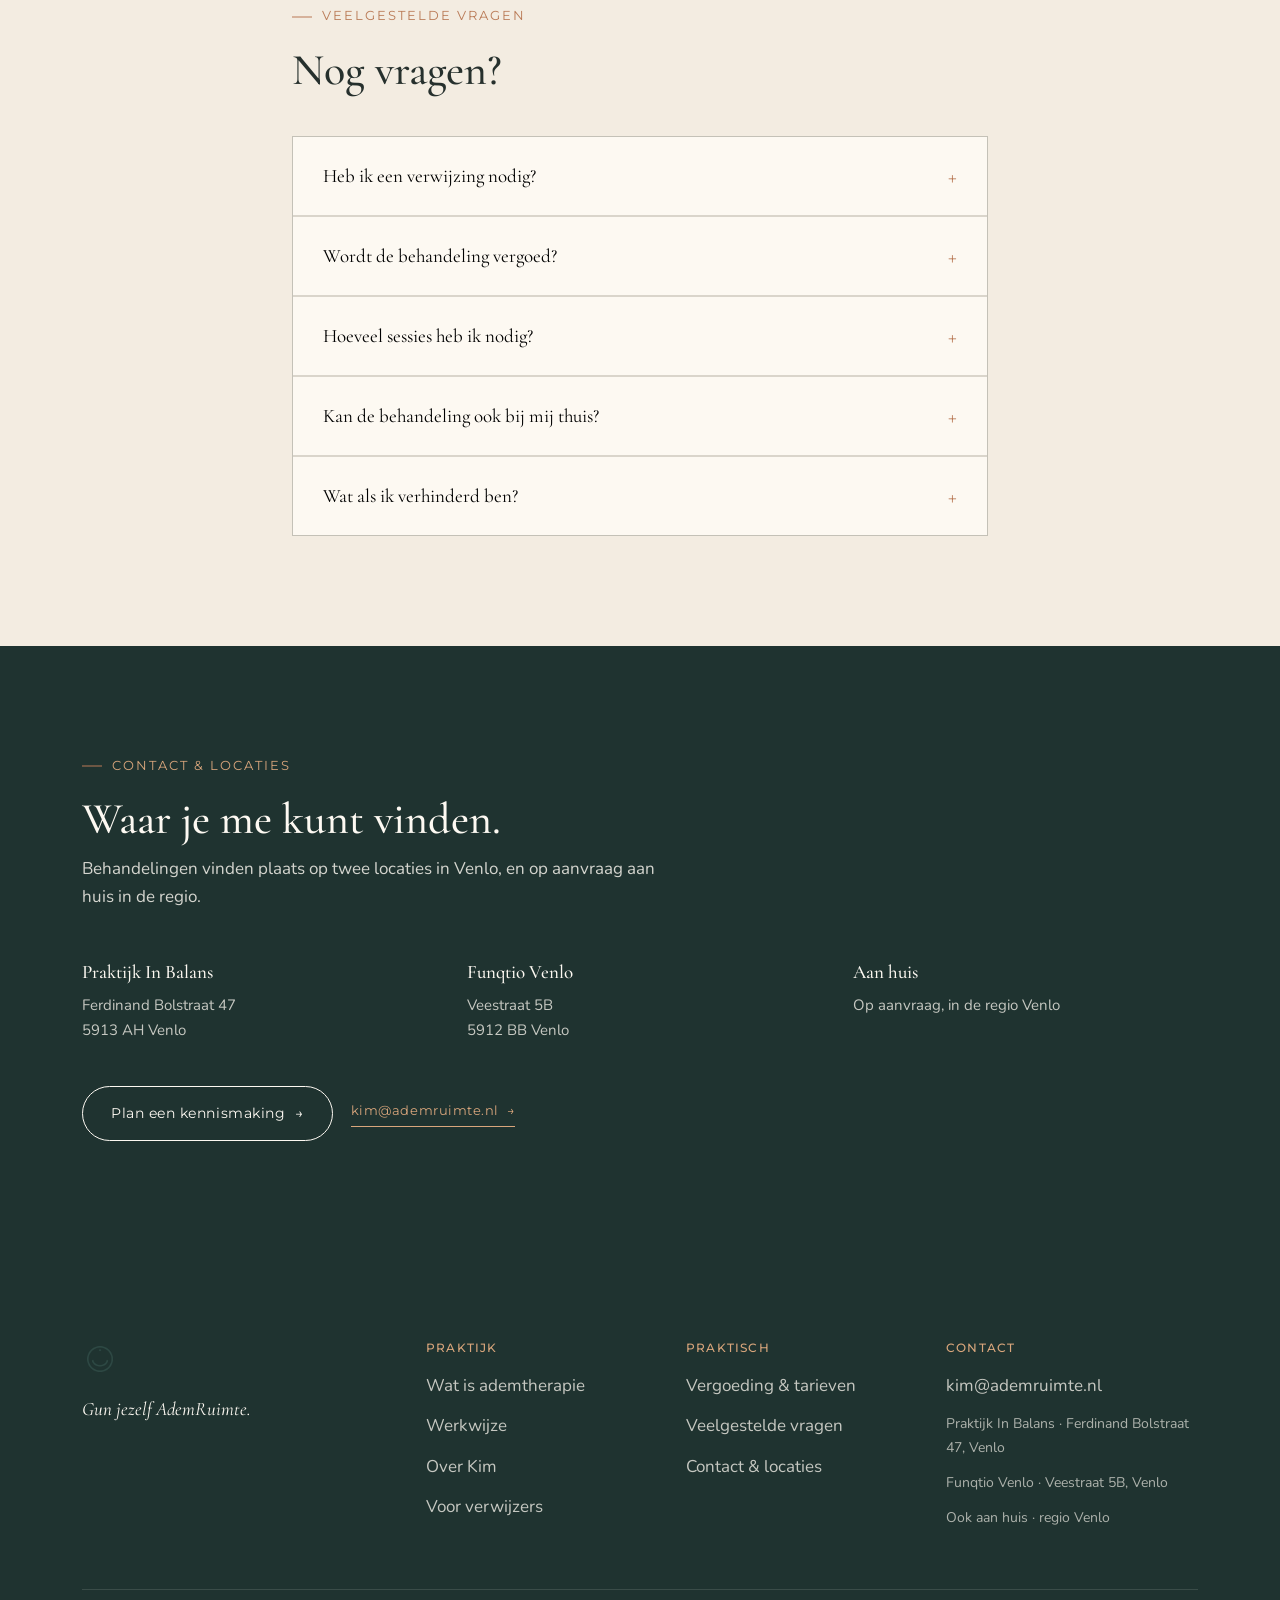
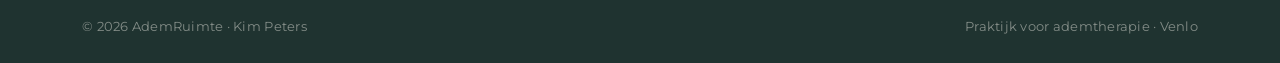
<file: praktisch.html>
<!DOCTYPE html>
<html lang="nl">
<head>
<script>document.documentElement.classList.add("js");</script>
<meta charset="UTF-8">
<meta name="viewport" content="width=device-width, initial-scale=1.0">
<title>Praktisch · AdemRuimte</title>
<meta name="description" content="Vergoeding en tarieven, veelgestelde vragen en contactgegevens van AdemRuimte, praktijk voor ademtherapie in Venlo.">
<link rel="icon" href="favicon.ico">
<link rel="apple-touch-icon" href="assets/img/apple-touch-icon.png">
<link rel="preconnect" href="https://fonts.googleapis.com">
<link rel="preconnect" href="https://fonts.gstatic.com" crossorigin>
<link href="https://fonts.googleapis.com/css2?family=Cormorant+Garamond:ital,wght@0,400;0,500;0,600;1,400;1,500&family=Nunito:ital,wght@0,300;0,400;0,600;0,700;1,400&family=Montserrat:wght@400;500;600&display=swap" rel="stylesheet">
<link rel="stylesheet" href="styles.css?v=10">
</head>
<body>

<!-- NAV -->
<nav class="nav" data-nav>
  <a href="index.html" class="brand" aria-label="AdemRuimte home">
    <img class="mark mark-light" src="assets/img/icoon_light_w400.png" alt="">
    <img class="mark mark-dark" src="assets/img/icoon_w400.png" alt="">
    <span class="brand-name">AdemRuimte</span>
  </a>
  <div class="nav-links">
    <a href="index.html" class="nav-link">Home</a>
    <a href="werkwijze.html" class="nav-link">Werkwijze</a>
    <a href="over-kim.html" class="nav-link">Over Kim</a>
    <a href="praktisch.html" class="nav-link active">Praktisch</a>
    <a href="verwijzers.html" class="nav-link">Voor verwijzers</a>
    <a href="#" class="nav-cta" data-open-modal>Plan een kennismaking</a>
  </div>
  <button class="nav-toggle" data-nav-toggle aria-label="Open menu">
    <svg viewBox="0 0 24 24" fill="none" stroke="currentColor" stroke-width="1.6"><path d="M3 6h18M3 12h18M3 18h18"/></svg>
  </button>
</nav>
<div class="menu-back" data-menu-back></div>
<div class="mobile-menu" data-mobile-menu>
  <a href="index.html">Home</a>
  <a href="werkwijze.html">Werkwijze</a>
  <a href="over-kim.html">Over Kim</a>
  <a href="praktisch.html">Praktisch</a>
  <a href="verwijzers.html">Voor verwijzers</a>
  <a href="#" class="m-cta" data-open-modal>Plan een kennismaking →</a>
</div>

<!-- PAGE HEAD -->
<header class="page-head">
  <div class="wrap">
    <div class="eyebrow reveal">Praktisch</div>
    <h1 class="reveal" data-delay="1">Vergoeding, tarieven en veelgestelde vragen.</h1>
    <p class="lead reveal" data-delay="2">Alles wat je vooraf wilt weten, op een rij. Staat je vraag er niet bij? Neem gerust contact op.</p>
  </div>
</header>

<!-- TARIEVEN -->
<section class="pad bg-cream" id="tarieven">
  <div class="wrap">
    <div class="eyebrow reveal">Vergoeding &amp; tarieven</div>
    <h2 class="title reveal" data-delay="1" style="margin-top:18px; margin-bottom:10px;">Transparant, zonder verrassingen.</h2>
    <p class="prose reveal" data-delay="1" style="max-width:60ch; color:var(--ink-soft); margin-bottom:10px;">Psychosomatische fysiotherapie wordt door de meeste zorgverzekeraars vanuit de aanvullende verzekering (deels) vergoed. Ik ben aangesloten bij het Register Psychosomatische Fysiotherapie, wat vergoeding bij vrijwel alle verzekeraars mogelijk maakt. Check voor de zekerheid je eigen polisvoorwaarden.</p>
    <div class="price-grid">
      <div class="price-card reveal">
        <h3>Telefonische kennismaking</h3>
        <div class="amount">Gratis</div>
        <p>Circa 15 minuten, vrijblijvend en zonder verwijzing.</p>
      </div>
      <div class="price-card reveal" data-delay="1">
        <h3>Intake &amp; onderzoek</h3>
        <div class="amount">€ 95,-</div>
        <p>90 minuten, inclusief adempatroon-analyse en behandelvoorstel.</p>
      </div>
      <div class="price-card reveal" data-delay="2">
        <h3>Vervolgsessie</h3>
        <div class="amount">€ 75,-</div>
        <p>Circa 45 minuten, in de praktijk of — op aanvraag — aan huis.</p>
      </div>
      <div class="price-card reveal">
        <h3>Aan-huis-bezoek</h3>
        <div class="amount">€ 15,- toeslag</div>
        <p>Voor cliënten in de regio Venlo voor wie reizen lastig is.</p>
      </div>
    </div>
  </div>
</section>

<!-- FAQ -->
<section class="pad bg-warm" id="faq">
  <div class="wrap-tight">
    <div class="eyebrow reveal">Veelgestelde vragen</div>
    <h2 class="title reveal" data-delay="1" style="margin-top:18px;">Nog vragen?</h2>
    <div class="faq-list">
      <div class="faq-item reveal">
        <button class="faq-q"><span>Heb ik een verwijzing nodig?</span><span class="plus">+</span></button>
        <div class="faq-a"><div class="faq-a-inner"><p>Nee, voor psychosomatische fysiotherapie is geen verwijzing van de huisarts nodig. Je kunt jezelf rechtstreeks aanmelden. Sommige verzekeraars vragen wel een verwijzing voor volledige vergoeding — check dit voor de zekerheid bij je polis.</p></div></div>
      </div>
      <div class="faq-item reveal">
        <button class="faq-q"><span>Wordt de behandeling vergoed?</span><span class="plus">+</span></button>
        <div class="faq-a"><div class="faq-a-inner"><p>Psychosomatische fysiotherapie valt meestal onder de aanvullende verzekering. De hoogte van de vergoeding verschilt per verzekeraar en pakket. Neem bij twijfel contact op met je zorgverzekeraar.</p></div></div>
      </div>
      <div class="faq-item reveal">
        <button class="faq-q"><span>Hoeveel sessies heb ik nodig?</span><span class="plus">+</span></button>
        <div class="faq-a"><div class="faq-a-inner"><p>Dat verschilt per persoon. Na de intake maken we een inschatting; gemiddeld doorlopen cliënten 4 tot 8 sessies, verspreid over enkele weken tot maanden.</p></div></div>
      </div>
      <div class="faq-item reveal">
        <button class="faq-q"><span>Kan de behandeling ook bij mij thuis?</span><span class="plus">+</span></button>
        <div class="faq-a"><div class="faq-a-inner"><p>Ja, in de regio Venlo bied ik op aanvraag ook behandeling aan huis, bijvoorbeeld als reizen (tijdelijk) lastig is.</p></div></div>
      </div>
      <div class="faq-item reveal">
        <button class="faq-q"><span>Wat als ik verhinderd ben?</span><span class="plus">+</span></button>
        <div class="faq-a"><div class="faq-a-inner"><p>Geef afspraken minimaal 24 uur van tevoren door, dan brengen we geen kosten in rekening. Bij latere afmelding kan een deel van het tarief in rekening worden gebracht.</p></div></div>
      </div>
    </div>
  </div>
</section>

<!-- CONTACT -->
<section class="pad bg-dark" id="contact">
  <div class="wrap">
    <div class="eyebrow on-dark reveal">Contact &amp; locaties</div>
    <h2 class="title reveal" data-delay="1" style="margin-top:18px; margin-bottom:10px; color:var(--cream-light);">Waar je me kunt vinden.</h2>
    <p class="reveal" data-delay="1" style="max-width:60ch; color:rgba(253,249,242,.82);">Behandelingen vinden plaats op twee locaties in Venlo, en op aanvraag aan huis in de regio.</p>
    <div class="contact-grid">
      <div class="contact-card reveal">
        <h3 style="color:var(--cream-light);">Praktijk In Balans</h3>
        <p style="color:rgba(253,249,242,.75);">Ferdinand Bolstraat 47<br>5913 AH Venlo</p>
      </div>
      <div class="contact-card reveal" data-delay="1">
        <h3 style="color:var(--cream-light);">Funqtio Venlo</h3>
        <p style="color:rgba(253,249,242,.75);">Veestraat 5B<br>5912 BB Venlo</p>
      </div>
      <div class="contact-card reveal" data-delay="2">
        <h3 style="color:var(--cream-light);">Aan huis</h3>
        <p style="color:rgba(253,249,242,.75);">Op aanvraag, in de regio Venlo</p>
      </div>
    </div>
    <div class="reveal" data-delay="2" style="margin-top:44px; display:flex; flex-wrap:wrap; gap:18px; align-items:center;">
      <a href="#" class="btn" data-open-modal style="border-color:var(--cream-light); color:var(--cream-light);">Plan een kennismaking <span class="ar">→</span></a>
      <a href="mailto:kim@ademruimte.nl" class="text-link" style="color:var(--copper-soft); border-color:var(--copper-soft);">kim@ademruimte.nl <span>→</span></a>
    </div>
  </div>
</section>

<!-- FOOTER -->
<footer>
  <div class="wrap">
    <div class="footer-grid">
      <div class="footer-brand">
        <img src="assets/img/icoon_w400.png" alt="AdemRuimte">
        <p class="fq">Gun jezelf AdemRuimte.</p>
      </div>
      <div class="footer-col">
        <h4>Praktijk</h4>
        <ul>
          <li><a href="index.html#wat">Wat is ademtherapie</a></li>
          <li><a href="werkwijze.html">Werkwijze</a></li>
          <li><a href="over-kim.html">Over Kim</a></li>
          <li><a href="verwijzers.html">Voor verwijzers</a></li>
        </ul>
      </div>
      <div class="footer-col">
        <h4>Praktisch</h4>
        <ul>
          <li><a href="praktisch.html#tarieven">Vergoeding &amp; tarieven</a></li>
          <li><a href="praktisch.html#faq">Veelgestelde vragen</a></li>
          <li><a href="praktisch.html#contact">Contact &amp; locaties</a></li>
        </ul>
      </div>
      <div class="footer-col">
        <h4>Contact</h4>
        <ul>
          <li><a href="mailto:kim@ademruimte.nl">kim@ademruimte.nl</a></li>
          <li class="small">Praktijk In Balans · Ferdinand Bolstraat 47, Venlo</li>
          <li class="small">Funqtio Venlo · Veestraat 5B, Venlo</li>
          <li class="small">Ook aan huis · regio Venlo</li>
        </ul>
      </div>
    </div>
    <div class="footer-meta">
      <span>© <span data-year>2026</span> AdemRuimte · Kim Peters</span>
      <span>Praktijk voor ademtherapie · Venlo</span>
    </div>
  </div>
</footer>

<!-- MODAL -->
<div class="modal-back" data-modal>
  <div class="modal" role="dialog" aria-labelledby="m-title" aria-modal="true">
    <button class="modal-close" data-modal-close aria-label="Sluiten">×</button>
    <div class="eyebrow no-rule">Kennismaking · circa 15 min · gratis</div>
    <h3 id="m-title">Even kennismaken.</h3>
    <p class="sub">Vertel kort wat er speelt — ik bel of mail binnen één werkdag terug om een moment te plannen dat past.</p>
    <form data-form>
      <div class="field"><label for="m-naam">Naam</label><input type="text" id="m-naam" placeholder="Voornaam Achternaam" required></div>
      <div class="field"><label for="m-contact">E-mail of telefoon</label><input type="text" id="m-contact" placeholder="naam@voorbeeld.nl of 06 …" required></div>
      <div class="field"><label for="m-bericht">Korte toelichting (optioneel)</label><textarea id="m-bericht" rows="3" placeholder="Wat speelt er, of wat hoop je te bereiken?"></textarea></div>
      <button type="submit" class="btn btn-copper" style="width:100%; justify-content:center;">Verstuur — vrijblijvend <span class="ar">→</span></button>
    </form>
    <p class="note-sm">Wat je deelt, blijft tussen ons. Altijd.</p>
  </div>
</div>
<div class="toast">Bedankt — ik neem binnen één werkdag contact op.</div>
<script src="script.js?v=10"></script>
</body>
</html>
</file>
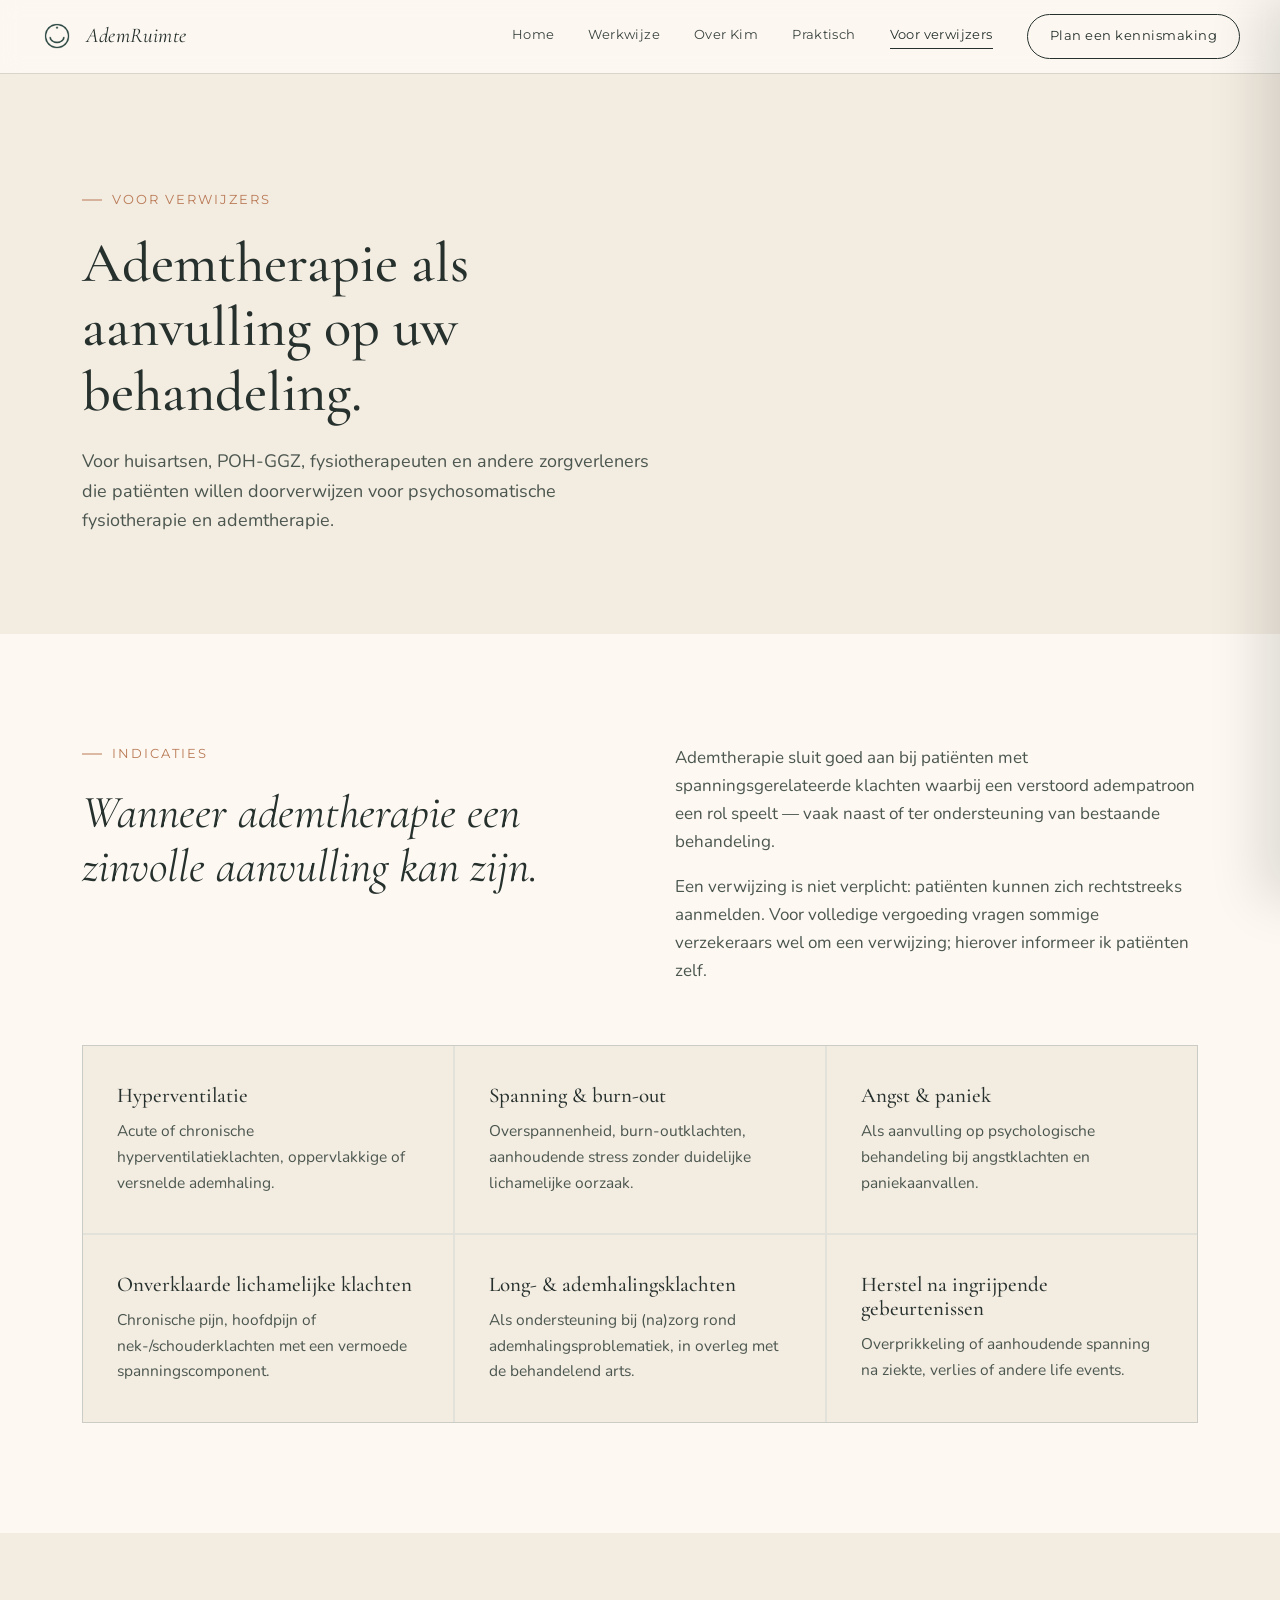
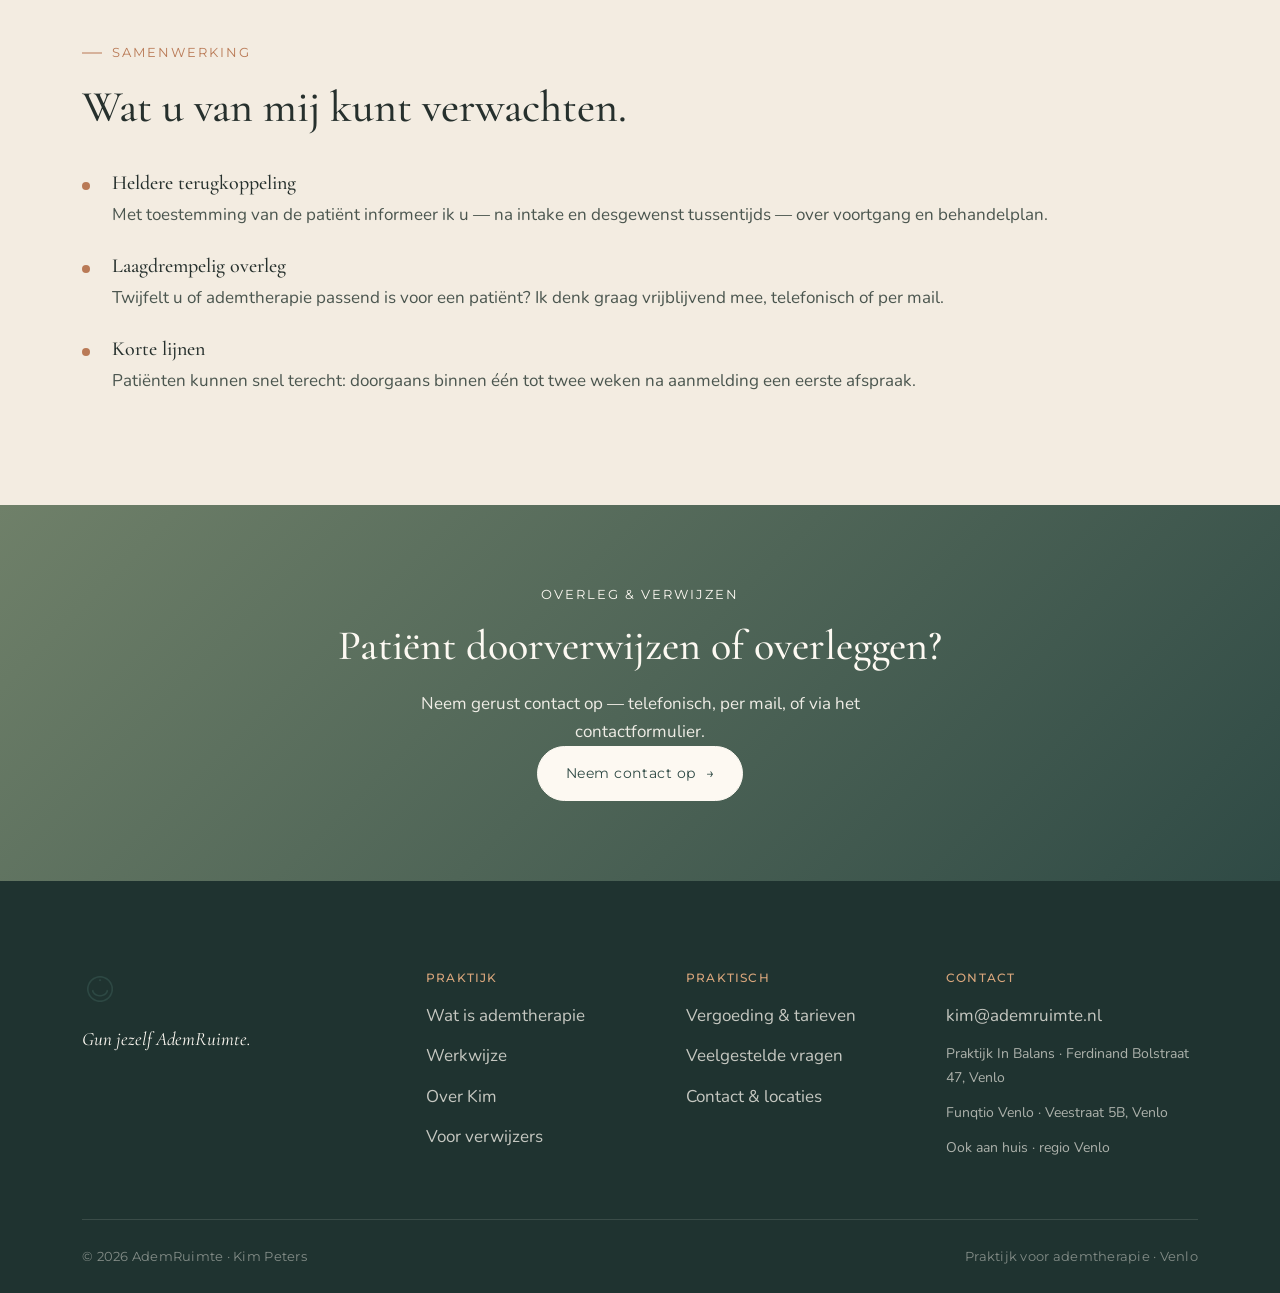
<file: verwijzers.html>
<!DOCTYPE html>
<html lang="nl">
<head>
<script>document.documentElement.classList.add("js");</script>
<meta charset="UTF-8">
<meta name="viewport" content="width=device-width, initial-scale=1.0">
<title>Voor verwijzers · AdemRuimte</title>
<meta name="description" content="Informatie voor huisartsen en verwijzers over ademtherapie en psychosomatische fysiotherapie bij AdemRuimte, Venlo.">
<link rel="icon" href="favicon.ico">
<link rel="apple-touch-icon" href="assets/img/apple-touch-icon.png">
<link rel="preconnect" href="https://fonts.googleapis.com">
<link rel="preconnect" href="https://fonts.gstatic.com" crossorigin>
<link href="https://fonts.googleapis.com/css2?family=Cormorant+Garamond:ital,wght@0,400;0,500;0,600;1,400;1,500&family=Nunito:ital,wght@0,300;0,400;0,600;0,700;1,400&family=Montserrat:wght@400;500;600&display=swap" rel="stylesheet">
<link rel="stylesheet" href="styles.css?v=10">
</head>
<body>

<!-- NAV -->
<nav class="nav" data-nav>
  <a href="index.html" class="brand" aria-label="AdemRuimte home">
    <img class="mark mark-light" src="assets/img/icoon_light_w400.png" alt="">
    <img class="mark mark-dark" src="assets/img/icoon_w400.png" alt="">
    <span class="brand-name">AdemRuimte</span>
  </a>
  <div class="nav-links">
    <a href="index.html" class="nav-link">Home</a>
    <a href="werkwijze.html" class="nav-link">Werkwijze</a>
    <a href="over-kim.html" class="nav-link">Over Kim</a>
    <a href="praktisch.html" class="nav-link">Praktisch</a>
    <a href="verwijzers.html" class="nav-link active">Voor verwijzers</a>
    <a href="#" class="nav-cta" data-open-modal>Plan een kennismaking</a>
  </div>
  <button class="nav-toggle" data-nav-toggle aria-label="Open menu">
    <svg viewBox="0 0 24 24" fill="none" stroke="currentColor" stroke-width="1.6"><path d="M3 6h18M3 12h18M3 18h18"/></svg>
  </button>
</nav>
<div class="menu-back" data-menu-back></div>
<div class="mobile-menu" data-mobile-menu>
  <a href="index.html">Home</a>
  <a href="werkwijze.html">Werkwijze</a>
  <a href="over-kim.html">Over Kim</a>
  <a href="praktisch.html">Praktisch</a>
  <a href="verwijzers.html">Voor verwijzers</a>
  <a href="#" class="m-cta" data-open-modal>Plan een kennismaking →</a>
</div>

<!-- PAGE HEAD -->
<header class="page-head">
  <div class="wrap">
    <div class="eyebrow reveal">Voor verwijzers</div>
    <h1 class="reveal" data-delay="1">Ademtherapie als aanvulling op uw behandeling.</h1>
    <p class="lead reveal" data-delay="2">Voor huisartsen, POH-GGZ, fysiotherapeuten en andere zorgverleners die patiënten willen doorverwijzen voor psychosomatische fysiotherapie en ademtherapie.</p>
  </div>
</header>

<!-- WANNEER VERWIJZEN -->
<section class="pad bg-cream">
  <div class="wrap">
    <div class="wat-grid">
      <div class="reveal">
        <div class="eyebrow">Indicaties</div>
        <h2 style="font-style:italic; font-weight:400; font-size:clamp(30px,3.6vw,46px); line-height:1.18; margin-top:20px;">Wanneer ademtherapie een zinvolle aanvulling kan zijn.</h2>
      </div>
      <div class="prose reveal" data-delay="1">
        <p>Ademtherapie sluit goed aan bij patiënten met spanningsgerelateerde klachten waarbij een verstoord adempatroon een rol speelt — vaak naast of ter ondersteuning van bestaande behandeling.</p>
        <p>Een verwijzing is niet verplicht: patiënten kunnen zich rechtstreeks aanmelden. Voor volledige vergoeding vragen sommige verzekeraars wel om een verwijzing; hierover informeer ik patiënten zelf.</p>
      </div>
    </div>
    <div class="vw-cards" style="margin-top:60px;">
      <div class="vw-card reveal">
        <h3>Hyperventilatie</h3>
        <p>Acute of chronische hyperventilatieklachten, oppervlakkige of versnelde ademhaling.</p>
      </div>
      <div class="vw-card reveal" data-delay="1">
        <h3>Spanning &amp; burn-out</h3>
        <p>Overspannenheid, burn-outklachten, aanhoudende stress zonder duidelijke lichamelijke oorzaak.</p>
      </div>
      <div class="vw-card reveal" data-delay="2">
        <h3>Angst &amp; paniek</h3>
        <p>Als aanvulling op psychologische behandeling bij angstklachten en paniekaanvallen.</p>
      </div>
      <div class="vw-card reveal">
        <h3>Onverklaarde lichamelijke klachten</h3>
        <p>Chronische pijn, hoofdpijn of nek-/schouderklachten met een vermoede spanningscomponent.</p>
      </div>
      <div class="vw-card reveal" data-delay="1">
        <h3>Long- &amp; ademhalingsklachten</h3>
        <p>Als ondersteuning bij (na)zorg rond ademhalingsproblematiek, in overleg met de behandelend arts.</p>
      </div>
      <div class="vw-card reveal" data-delay="2">
        <h3>Herstel na ingrijpende gebeurtenissen</h3>
        <p>Overprikkeling of aanhoudende spanning na ziekte, verlies of andere life events.</p>
      </div>
    </div>
  </div>
</section>

<!-- SAMENWERKING -->
<section class="pad bg-warm">
  <div class="wrap">
    <div class="eyebrow reveal">Samenwerking</div>
    <h2 class="title reveal" data-delay="1" style="margin-top:18px; margin-bottom:40px;">Wat u van mij kunt verwachten.</h2>
    <div class="info-list">
      <div class="info-item reveal">
        <span class="dot"></span>
        <div>
          <h3>Heldere terugkoppeling</h3>
          <p>Met toestemming van de patiënt informeer ik u — na intake en desgewenst tussentijds — over voortgang en behandelplan.</p>
        </div>
      </div>
      <div class="info-item reveal" data-delay="1">
        <span class="dot"></span>
        <div>
          <h3>Laagdrempelig overleg</h3>
          <p>Twijfelt u of ademtherapie passend is voor een patiënt? Ik denk graag vrijblijvend mee, telefonisch of per mail.</p>
        </div>
      </div>
      <div class="info-item reveal" data-delay="2">
        <span class="dot"></span>
        <div>
          <h3>Korte lijnen</h3>
          <p>Patiënten kunnen snel terecht: doorgaans binnen één tot twee weken na aanmelding een eerste afspraak.</p>
        </div>
      </div>
    </div>
  </div>
</section>

<!-- CTA -->
<section class="pad-sm bg-sage">
  <div class="wrap-tight cta-band">
    <div class="eyebrow on-dark center reveal" style="color:var(--cream-light);">Overleg &amp; verwijzen</div>
    <h2 class="reveal" data-delay="1" style="color:var(--cream-light);">Patiënt doorverwijzen of overleggen?</h2>
    <p class="lead reveal" data-delay="2" style="color:rgba(253,249,242,.92);">Neem gerust contact op — telefonisch, per mail, of via het contactformulier.</p>
    <div class="reveal" data-delay="2">
      <a href="#" class="btn" data-open-modal style="background:var(--cream-light); color:var(--teal); border-color:var(--cream-light);">Neem contact op <span class="ar">→</span></a>
    </div>
  </div>
</section>

<!-- FOOTER -->
<footer>
  <div class="wrap">
    <div class="footer-grid">
      <div class="footer-brand">
        <img src="assets/img/icoon_w400.png" alt="AdemRuimte">
        <p class="fq">Gun jezelf AdemRuimte.</p>
      </div>
      <div class="footer-col">
        <h4>Praktijk</h4>
        <ul>
          <li><a href="index.html#wat">Wat is ademtherapie</a></li>
          <li><a href="werkwijze.html">Werkwijze</a></li>
          <li><a href="over-kim.html">Over Kim</a></li>
          <li><a href="verwijzers.html">Voor verwijzers</a></li>
        </ul>
      </div>
      <div class="footer-col">
        <h4>Praktisch</h4>
        <ul>
          <li><a href="praktisch.html#tarieven">Vergoeding &amp; tarieven</a></li>
          <li><a href="praktisch.html#faq">Veelgestelde vragen</a></li>
          <li><a href="praktisch.html#contact">Contact &amp; locaties</a></li>
        </ul>
      </div>
      <div class="footer-col">
        <h4>Contact</h4>
        <ul>
          <li><a href="mailto:kim@ademruimte.nl">kim@ademruimte.nl</a></li>
          <li class="small">Praktijk In Balans · Ferdinand Bolstraat 47, Venlo</li>
          <li class="small">Funqtio Venlo · Veestraat 5B, Venlo</li>
          <li class="small">Ook aan huis · regio Venlo</li>
        </ul>
      </div>
    </div>
    <div class="footer-meta">
      <span>© <span data-year>2026</span> AdemRuimte · Kim Peters</span>
      <span>Praktijk voor ademtherapie · Venlo</span>
    </div>
  </div>
</footer>

<!-- MODAL -->
<div class="modal-back" data-modal>
  <div class="modal" role="dialog" aria-labelledby="m-title" aria-modal="true">
    <button class="modal-close" data-modal-close aria-label="Sluiten">×</button>
    <div class="eyebrow no-rule">Kennismaking · circa 15 min · gratis</div>
    <h3 id="m-title">Even kennismaken.</h3>
    <p class="sub">Vertel kort wat er speelt — ik bel of mail binnen één werkdag terug om een moment te plannen dat past.</p>
    <form data-form>
      <div class="field"><label for="m-naam">Naam</label><input type="text" id="m-naam" placeholder="Voornaam Achternaam" required></div>
      <div class="field"><label for="m-contact">E-mail of telefoon</label><input type="text" id="m-contact" placeholder="naam@voorbeeld.nl of 06 …" required></div>
      <div class="field"><label for="m-bericht">Korte toelichting (optioneel)</label><textarea id="m-bericht" rows="3" placeholder="Wat speelt er, of wat hoop je te bereiken?"></textarea></div>
      <button type="submit" class="btn btn-copper" style="width:100%; justify-content:center;">Verstuur — vrijblijvend <span class="ar">→</span></button>
    </form>
    <p class="note-sm">Wat je deelt, blijft tussen ons. Altijd.</p>
  </div>
</div>
<div class="toast">Bedankt — ik neem binnen één werkdag contact op.</div>
<script src="script.js?v=10"></script>
</body>
</html>
</file>
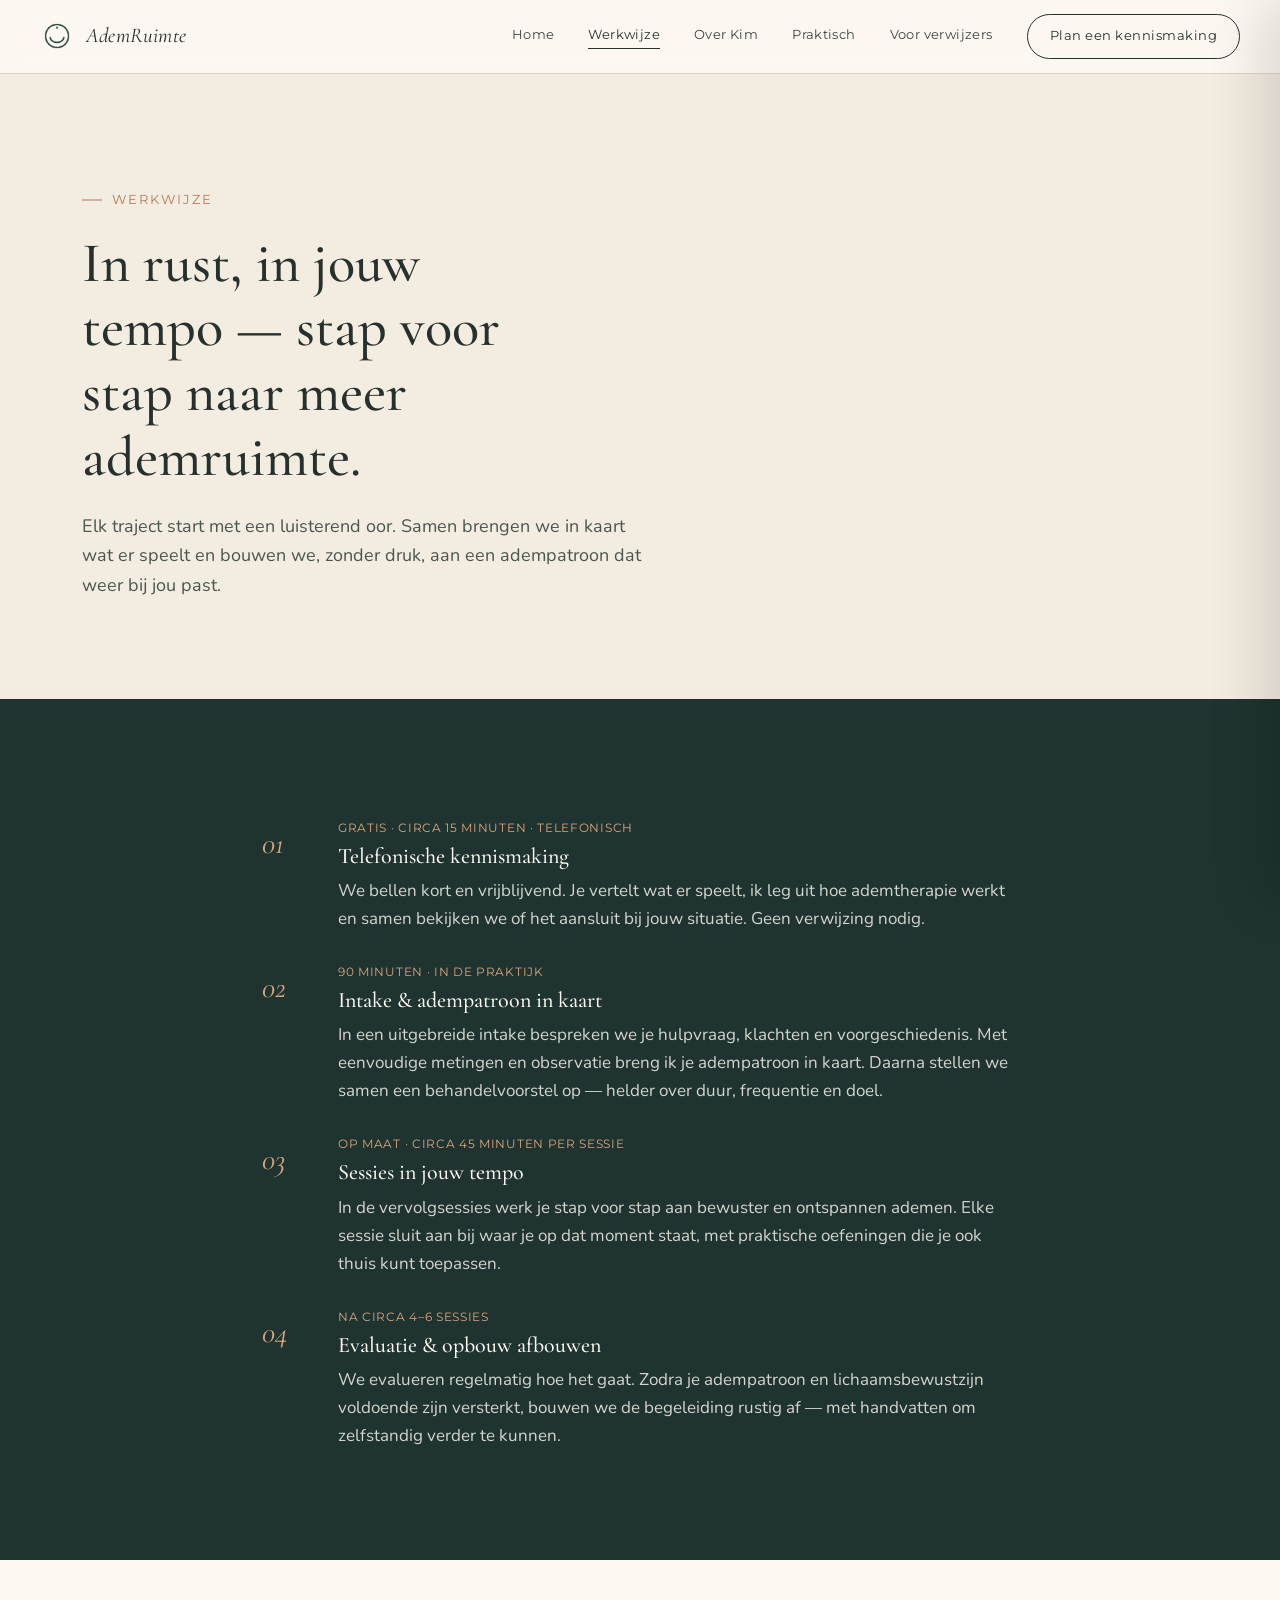
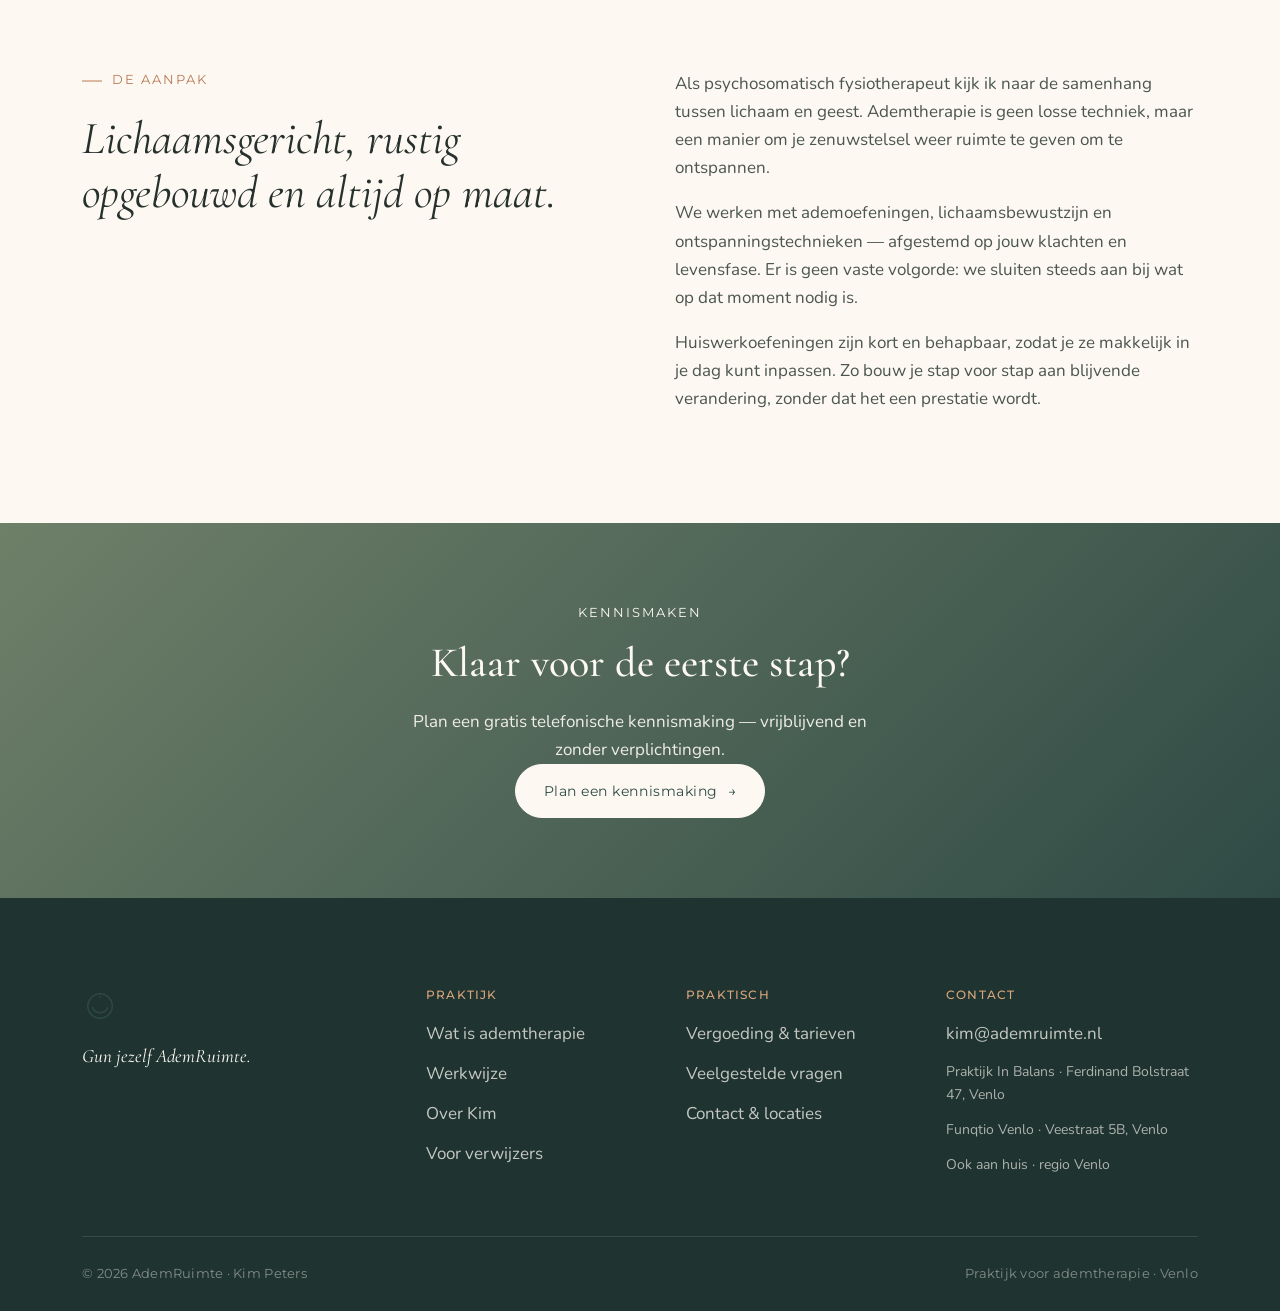
<file: werkwijze.html>
<!DOCTYPE html>
<html lang="nl">
<head>
<script>document.documentElement.classList.add("js");</script>
<meta charset="UTF-8">
<meta name="viewport" content="width=device-width, initial-scale=1.0">
<title>Werkwijze · AdemRuimte</title>
<meta name="description" content="Hoe een traject bij AdemRuimte eruitziet: van vrijblijvende kennismaking tot intake en persoonlijke ademtherapie-sessies in Venlo.">
<link rel="icon" href="favicon.ico">
<link rel="apple-touch-icon" href="assets/img/apple-touch-icon.png">
<link rel="preconnect" href="https://fonts.googleapis.com">
<link rel="preconnect" href="https://fonts.gstatic.com" crossorigin>
<link href="https://fonts.googleapis.com/css2?family=Cormorant+Garamond:ital,wght@0,400;0,500;0,600;1,400;1,500&family=Nunito:ital,wght@0,300;0,400;0,600;0,700;1,400&family=Montserrat:wght@400;500;600&display=swap" rel="stylesheet">
<link rel="stylesheet" href="styles.css?v=10">
</head>
<body>

<!-- NAV -->
<nav class="nav" data-nav>
  <a href="index.html" class="brand" aria-label="AdemRuimte home">
    <img class="mark mark-light" src="assets/img/icoon_light_w400.png" alt="">
    <img class="mark mark-dark" src="assets/img/icoon_w400.png" alt="">
    <span class="brand-name">AdemRuimte</span>
  </a>
  <div class="nav-links">
    <a href="index.html" class="nav-link">Home</a>
    <a href="werkwijze.html" class="nav-link active">Werkwijze</a>
    <a href="over-kim.html" class="nav-link">Over Kim</a>
    <a href="praktisch.html" class="nav-link">Praktisch</a>
    <a href="verwijzers.html" class="nav-link">Voor verwijzers</a>
    <a href="#" class="nav-cta" data-open-modal>Plan een kennismaking</a>
  </div>
  <button class="nav-toggle" data-nav-toggle aria-label="Open menu">
    <svg viewBox="0 0 24 24" fill="none" stroke="currentColor" stroke-width="1.6"><path d="M3 6h18M3 12h18M3 18h18"/></svg>
  </button>
</nav>
<div class="menu-back" data-menu-back></div>
<div class="mobile-menu" data-mobile-menu>
  <a href="index.html">Home</a>
  <a href="werkwijze.html">Werkwijze</a>
  <a href="over-kim.html">Over Kim</a>
  <a href="praktisch.html">Praktisch</a>
  <a href="verwijzers.html">Voor verwijzers</a>
  <a href="#" class="m-cta" data-open-modal>Plan een kennismaking →</a>
</div>

<!-- PAGE HEAD -->
<header class="page-head">
  <div class="wrap">
    <div class="eyebrow reveal">Werkwijze</div>
    <h1 class="reveal" data-delay="1">In rust, in jouw tempo — stap voor stap naar meer ademruimte.</h1>
    <p class="lead reveal" data-delay="2">Elk traject start met een luisterend oor. Samen brengen we in kaart wat er speelt en bouwen we, zonder druk, aan een adempatroon dat weer bij jou past.</p>
  </div>
</header>

<!-- STEPS -->
<section class="pad bg-dark">
  <div class="wrap" style="max-width:820px;">
    <div class="steps">
      <div class="step reveal">
        <div class="n">01</div>
        <div>
          <div class="meta">Gratis · circa 15 minuten · telefonisch</div>
          <h3>Telefonische kennismaking</h3>
          <p>We bellen kort en vrijblijvend. Je vertelt wat er speelt, ik leg uit hoe ademtherapie werkt en samen bekijken we of het aansluit bij jouw situatie. Geen verwijzing nodig.</p>
        </div>
      </div>
      <div class="step reveal" data-delay="1">
        <div class="n">02</div>
        <div>
          <div class="meta">90 minuten · in de praktijk</div>
          <h3>Intake &amp; adempatroon in kaart</h3>
          <p>In een uitgebreide intake bespreken we je hulpvraag, klachten en voorgeschiedenis. Met eenvoudige metingen en observatie breng ik je adempatroon in kaart. Daarna stellen we samen een behandelvoorstel op — helder over duur, frequentie en doel.</p>
        </div>
      </div>
      <div class="step reveal" data-delay="2">
        <div class="n">03</div>
        <div>
          <div class="meta">Op maat · circa 45 minuten per sessie</div>
          <h3>Sessies in jouw tempo</h3>
          <p>In de vervolgsessies werk je stap voor stap aan bewuster en ontspannen ademen. Elke sessie sluit aan bij waar je op dat moment staat, met praktische oefeningen die je ook thuis kunt toepassen.</p>
        </div>
      </div>
      <div class="step reveal">
        <div class="n">04</div>
        <div>
          <div class="meta">Na circa 4–6 sessies</div>
          <h3>Evaluatie &amp; opbouw afbouwen</h3>
          <p>We evalueren regelmatig hoe het gaat. Zodra je adempatroon en lichaamsbewustzijn voldoende zijn versterkt, bouwen we de begeleiding rustig af — met handvatten om zelfstandig verder te kunnen.</p>
        </div>
      </div>
    </div>
  </div>
</section>

<!-- APPROACH -->
<section class="pad bg-cream">
  <div class="wrap">
    <div class="wat-grid">
      <div class="reveal">
        <div class="eyebrow">De aanpak</div>
        <h2 style="font-style:italic; font-weight:400; font-size:clamp(30px,3.6vw,46px); line-height:1.18; margin-top:20px;">Lichaamsgericht, rustig opgebouwd en altijd op maat.</h2>
      </div>
      <div class="prose reveal" data-delay="1">
        <p>Als psychosomatisch fysiotherapeut kijk ik naar de samenhang tussen lichaam en geest. Ademtherapie is geen losse techniek, maar een manier om je zenuwstelsel weer ruimte te geven om te ontspannen.</p>
        <p>We werken met ademoefeningen, lichaamsbewustzijn en ontspanningstechnieken — afgestemd op jouw klachten en levensfase. Er is geen vaste volgorde: we sluiten steeds aan bij wat op dat moment nodig is.</p>
        <p>Huiswerkoefeningen zijn kort en behapbaar, zodat je ze makkelijk in je dag kunt inpassen. Zo bouw je stap voor stap aan blijvende verandering, zonder dat het een prestatie wordt.</p>
      </div>
    </div>
  </div>
</section>

<!-- CTA -->
<section class="pad-sm bg-sage">
  <div class="wrap-tight cta-band">
    <div class="eyebrow on-dark center reveal" style="color:var(--cream-light);">Kennismaken</div>
    <h2 class="reveal" data-delay="1" style="color:var(--cream-light);">Klaar voor de eerste stap?</h2>
    <p class="lead reveal" data-delay="2" style="color:rgba(253,249,242,.92);">Plan een gratis telefonische kennismaking — vrijblijvend en zonder verplichtingen.</p>
    <div class="reveal" data-delay="2">
      <a href="#" class="btn" data-open-modal style="background:var(--cream-light); color:var(--teal); border-color:var(--cream-light);">Plan een kennismaking <span class="ar">→</span></a>
    </div>
  </div>
</section>

<!-- FOOTER -->
<footer>
  <div class="wrap">
    <div class="footer-grid">
      <div class="footer-brand">
        <img src="assets/img/icoon_w400.png" alt="AdemRuimte">
        <p class="fq">Gun jezelf AdemRuimte.</p>
      </div>
      <div class="footer-col">
        <h4>Praktijk</h4>
        <ul>
          <li><a href="index.html#wat">Wat is ademtherapie</a></li>
          <li><a href="werkwijze.html">Werkwijze</a></li>
          <li><a href="over-kim.html">Over Kim</a></li>
          <li><a href="verwijzers.html">Voor verwijzers</a></li>
        </ul>
      </div>
      <div class="footer-col">
        <h4>Praktisch</h4>
        <ul>
          <li><a href="praktisch.html#tarieven">Vergoeding &amp; tarieven</a></li>
          <li><a href="praktisch.html#faq">Veelgestelde vragen</a></li>
          <li><a href="praktisch.html#contact">Contact &amp; locaties</a></li>
        </ul>
      </div>
      <div class="footer-col">
        <h4>Contact</h4>
        <ul>
          <li><a href="mailto:kim@ademruimte.nl">kim@ademruimte.nl</a></li>
          <li class="small">Praktijk In Balans · Ferdinand Bolstraat 47, Venlo</li>
          <li class="small">Funqtio Venlo · Veestraat 5B, Venlo</li>
          <li class="small">Ook aan huis · regio Venlo</li>
        </ul>
      </div>
    </div>
    <div class="footer-meta">
      <span>© <span data-year>2026</span> AdemRuimte · Kim Peters</span>
      <span>Praktijk voor ademtherapie · Venlo</span>
    </div>
  </div>
</footer>

<!-- MODAL -->
<div class="modal-back" data-modal>
  <div class="modal" role="dialog" aria-labelledby="m-title" aria-modal="true">
    <button class="modal-close" data-modal-close aria-label="Sluiten">×</button>
    <div class="eyebrow no-rule">Kennismaking · circa 15 min · gratis</div>
    <h3 id="m-title">Even kennismaken.</h3>
    <p class="sub">Vertel kort wat er speelt — ik bel of mail binnen één werkdag terug om een moment te plannen dat past.</p>
    <form data-form>
      <div class="field"><label for="m-naam">Naam</label><input type="text" id="m-naam" placeholder="Voornaam Achternaam" required></div>
      <div class="field"><label for="m-contact">E-mail of telefoon</label><input type="text" id="m-contact" placeholder="naam@voorbeeld.nl of 06 …" required></div>
      <div class="field"><label for="m-bericht">Korte toelichting (optioneel)</label><textarea id="m-bericht" rows="3" placeholder="Wat speelt er, of wat hoop je te bereiken?"></textarea></div>
      <button type="submit" class="btn btn-copper" style="width:100%; justify-content:center;">Verstuur — vrijblijvend <span class="ar">→</span></button>
    </form>
    <p class="note-sm">Wat je deelt, blijft tussen ons. Altijd.</p>
  </div>
</div>
<div class="toast">Bedankt — ik neem binnen één werkdag contact op.</div>
<script src="script.js?v=10"></script>
</body>
</html>
</file>
<file: styles.css>
/* ============================================================
   AdemRuimte — stylesheet
   ============================================================ */

:root {
  --teal: #2f4a45;
  --teal-dark: #1f3330;
  --sage: #8a9a86;
  --sage-dark: #6f8069;
  --copper: #b97a56;
  --copper-soft: #d9a67c;
  --cream: #fdf9f2;
  --cream-light: #fdf9f2;
  --warm: #f3ece1;
  --ink: #26302d;
  --ink-soft: #4b564f;
  --line: rgba(38, 48, 45, 0.12);

  --serif: "Cormorant Garamond", Georgia, serif;
  --sans: "Nunito", -apple-system, BlinkMacSystemFont, sans-serif;
  --mono-ui: "Montserrat", sans-serif;

  --wrap: 1180px;
  --wrap-tight: 760px;

  --ease: cubic-bezier(0.16, 1, 0.3, 1);
}

* { box-sizing: border-box; }
html { scroll-behavior: smooth; }

body {
  margin: 0;
  font-family: var(--sans);
  color: var(--ink);
  background: var(--cream);
  font-size: 17px;
  line-height: 1.65;
  -webkit-font-smoothing: antialiased;
}

img { max-width: 100%; display: block; }
a { color: inherit; text-decoration: none; }
h1, h2, h3, h4 { font-family: var(--serif); font-weight: 500; line-height: 1.15; margin: 0; color: var(--ink); }
p { margin: 0 0 1em; }
ul { margin: 0; padding: 0; list-style: none; }
button { font-family: inherit; cursor: pointer; background: none; border: none; }

.wrap { max-width: var(--wrap); margin: 0 auto; padding: 0 32px; }
.wrap-tight { max-width: var(--wrap-tight); margin: 0 auto; padding: 0 32px; }

.pad { padding: 110px 0; }
.pad-sm { padding: 80px 0; }

.bg-cream { background: var(--cream); }
.bg-warm { background: var(--warm); }
.bg-dark { background: var(--teal-dark); color: var(--cream-light); }
.bg-dark h2, .bg-dark h3, .bg-dark h4 { color: var(--cream-light); }
.bg-sage { background: linear-gradient(135deg, var(--sage-dark), var(--teal)); color: var(--cream-light); }

.eyebrow {
  font-family: var(--mono-ui);
  font-size: 12.5px;
  letter-spacing: 0.16em;
  text-transform: uppercase;
  color: var(--copper);
  position: relative;
  padding-left: 30px;
}
.eyebrow::before {
  content: "";
  position: absolute;
  left: 0; top: 50%;
  width: 20px; height: 1px;
  background: var(--copper);
  transform: translateY(-50%);
}
.eyebrow.no-rule { padding-left: 0; }
.eyebrow.no-rule::before { display: none; }
.eyebrow.on-dark { color: var(--copper-soft); }
.eyebrow.center { padding-left: 0; text-align: center; }
.eyebrow.center::before { display: none; }

.title { font-size: clamp(30px, 3.6vw, 44px); }

/* ---------- Buttons & links ---------- */
.btn {
  display: inline-flex;
  align-items: center;
  gap: 10px;
  padding: 15px 28px;
  border: 1px solid var(--teal);
  border-radius: 999px;
  font-family: var(--mono-ui);
  font-size: 13.5px;
  letter-spacing: 0.04em;
  color: var(--teal);
  background: transparent;
  transition: background 0.3s var(--ease), color 0.3s var(--ease), transform 0.3s var(--ease);
}
.btn:hover { background: var(--teal); color: var(--cream-light); transform: translateY(-1px); }
.btn .ar { transition: transform 0.3s var(--ease); }
.btn:hover .ar { transform: translateX(3px); }

.btn-copper { border-color: var(--copper); color: var(--copper); }
.btn-copper:hover { background: var(--copper); color: var(--cream-light); }

.text-link {
  display: inline-flex;
  align-items: center;
  gap: 8px;
  font-family: var(--mono-ui);
  font-size: 13px;
  letter-spacing: 0.04em;
  color: var(--teal);
  border-bottom: 1px solid var(--line);
  padding-bottom: 4px;
  transition: gap 0.3s var(--ease), border-color 0.3s var(--ease);
}
.text-link:hover { gap: 13px; border-color: currentColor; }
.text-link span { transition: transform 0.3s var(--ease); }

/* ============================================================
   NAV
   ============================================================ */
.nav {
  position: fixed;
  top: 0; left: 0; right: 0;
  z-index: 200;
  display: flex;
  align-items: center;
  justify-content: space-between;
  padding: 22px 40px;
  transition: background 0.4s var(--ease), padding 0.4s var(--ease), box-shadow 0.4s var(--ease);
}
.nav.is-scrolled {
  background: rgba(253, 249, 242, 0.92);
  backdrop-filter: blur(10px);
  padding: 14px 40px;
  box-shadow: 0 1px 0 var(--line);
}
body.has-hero .nav:not(.is-scrolled) { color: var(--cream-light); }
body:not(.has-hero) .nav { background: rgba(253, 249, 242, 0.92); backdrop-filter: blur(10px); padding: 14px 40px; box-shadow: 0 1px 0 var(--line); }

.brand { display: flex; align-items: center; gap: 12px; }
.brand .mark { width: 34px; height: 34px; }
.brand .mark-dark { display: none; }
.nav.is-scrolled .mark-light,
body:not(.has-hero) .mark-light { display: none; }
.nav.is-scrolled .mark-dark,
body:not(.has-hero) .mark-dark { display: block; }

.brand-name {
  font-family: var(--serif);
  font-style: italic;
  font-size: 21px;
  letter-spacing: 0.01em;
}

.nav-links { display: flex; align-items: center; gap: 34px; }
.nav-link {
  font-family: var(--mono-ui);
  font-size: 13px;
  letter-spacing: 0.03em;
  position: relative;
  padding-bottom: 4px;
  opacity: 0.9;
}
.nav-link::after {
  content: "";
  position: absolute;
  left: 0; bottom: 0;
  width: 0; height: 1px;
  background: currentColor;
  transition: width 0.3s var(--ease);
}
.nav-link:hover::after, .nav-link.active::after { width: 100%; }
.nav-link.active { opacity: 1; }

.nav-cta {
  font-family: var(--mono-ui);
  font-size: 12.5px;
  letter-spacing: 0.04em;
  padding: 11px 22px;
  border: 1px solid currentColor;
  border-radius: 999px;
  transition: background 0.3s var(--ease), color 0.3s var(--ease);
}
.nav-cta:hover { background: currentColor; }
.nav.is-scrolled .nav-cta:hover, body:not(.has-hero) .nav-cta:hover { color: var(--cream-light); }
body.has-hero .nav:not(.is-scrolled) .nav-cta:hover { color: var(--teal-dark); }

.nav-toggle { display: none; width: 26px; height: 26px; color: inherit; }
.nav-toggle svg { width: 100%; height: 100%; }

/* Mobile menu */
.menu-back {
  position: fixed; inset: 0;
  background: rgba(31, 51, 48, 0.4);
  opacity: 0; visibility: hidden;
  transition: opacity 0.35s var(--ease);
  z-index: 220;
}
.menu-back.is-open { opacity: 1; visibility: visible; }

.mobile-menu {
  position: fixed;
  top: 0; right: 0;
  height: 100%;
  width: min(84vw, 360px);
  background: var(--cream);
  z-index: 230;
  padding: 100px 40px 40px;
  display: flex;
  flex-direction: column;
  gap: 26px;
  transform: translateX(100%);
  transition: transform 0.4s var(--ease);
  box-shadow: -20px 0 50px rgba(0,0,0,0.12);
}
.mobile-menu.is-open { transform: translateX(0); }
.mobile-menu a {
  font-family: var(--serif);
  font-size: 24px;
  color: var(--ink);
}
.mobile-menu .m-cta {
  margin-top: 12px;
  font-family: var(--mono-ui);
  font-size: 14px;
  color: var(--copper);
}

/* ============================================================
   HERO
   ============================================================ */
.hero {
  position: relative;
  min-height: 100vh;
  display: flex;
  align-items: flex-end;
  overflow: hidden;
  color: var(--cream-light);
}
.hero-photo { position: absolute; inset: 0; }
.hero-photo img { width: 100%; height: 100%; object-fit: cover; }
.hero-scrim {
  position: absolute; inset: 0;
  background: linear-gradient(180deg, rgba(31,51,48,0.35) 0%, rgba(31,51,48,0.15) 40%, rgba(31,51,48,0.75) 100%);
}
.hero > .wrap { position: relative; z-index: 2; padding-bottom: 100px; padding-top: 160px; }
.hero-logo { width: min(360px, 60vw); margin-bottom: 30px; }
.hero h1 {
  font-size: clamp(38px, 6vw, 76px);
  max-width: 14ch;
  color: var(--cream-light);
}
.hero h1 em { font-style: italic; color: var(--copper-soft); }
.hero-sub {
  margin-top: 22px;
  max-width: 46ch;
  font-size: 18px;
  color: rgba(253, 249, 242, 0.9);
}
.hero-ctas { margin-top: 34px; }
.hero .btn { border-color: var(--cream-light); color: var(--cream-light); }
.hero .btn:hover { background: var(--cream-light); color: var(--teal-dark); }

.scroll-cue {
  position: absolute;
  right: 40px; bottom: 36px;
  z-index: 2;
  display: flex;
  flex-direction: column;
  align-items: center;
  gap: 8px;
  color: var(--cream-light);
  font-family: var(--mono-ui);
  font-size: 11px;
  letter-spacing: 0.18em;
  text-transform: uppercase;
  writing-mode: vertical-rl;
  opacity: 0.8;
  animation: bob 2.6s ease-in-out infinite;
}
.scroll-cue svg { width: 16px; height: 16px; writing-mode: horizontal-tb; }
@keyframes bob { 0%, 100% { transform: translateY(0); } 50% { transform: translateY(8px); } }

/* ============================================================
   REVEAL ANIMATIONS
   ============================================================ */
.js .reveal {
  opacity: 0;
  transform: translateY(28px);
  transition: opacity 0.8s var(--ease), transform 0.8s var(--ease);
}
.reveal.is-visible { opacity: 1; transform: translateY(0); }
.reveal[data-delay="1"] { transition-delay: 0.12s; }
.reveal[data-delay="2"] { transition-delay: 0.24s; }
.reveal[data-delay="3"] { transition-delay: 0.36s; }

.js .reveal-img {
  opacity: 0;
  transform: scale(1.06);
  transition: opacity 1s var(--ease), transform 1.1s var(--ease);
}
.reveal-img.is-visible { opacity: 1; transform: scale(1); }

/* ============================================================
   WAT IS ADEMTHERAPIE
   ============================================================ */
.wat-grid {
  display: grid;
  grid-template-columns: 1fr 1fr;
  gap: 70px;
  align-items: start;
}
.prose p { color: var(--ink-soft); }
.prose p:last-of-type { margin-bottom: 0; }

/* ============================================================
   PHOTO BAND / STATEMENT
   ============================================================ */
.photo-band {
  position: relative;
  padding: 150px 0;
  background-size: cover;
  background-position: center;
  color: var(--cream-light);
}
.pb-scrim { position: absolute; inset: 0; background: rgba(31, 51, 48, 0.55); }
.photo-band .wrap { position: relative; z-index: 2; }

.statement { text-align: center; }
.statement .q {
  font-family: var(--serif);
  font-size: clamp(26px, 3.4vw, 42px);
  line-height: 1.4;
  max-width: 18ch;
  margin: 0 auto;
}
.statement .q b { font-weight: 600; color: var(--copper-soft); font-style: italic; }

.photo-band.band { padding: 0; }
.band-card {
  max-width: 640px;
  padding: 130px 0;
}
.band-card .text-link { color: var(--cream-light); border-color: rgba(253, 249, 242, 0.3); }

/* ============================================================
   VOOR WIE
   ============================================================ */
.vw-head {
  display: grid;
  grid-template-columns: 1fr 1fr;
  gap: 60px;
  align-items: end;
  margin-bottom: 60px;
}
.vw-intro { color: var(--ink-soft); font-size: 18px; }

.vw-cards {
  display: grid;
  grid-template-columns: repeat(3, 1fr);
  gap: 2px;
  background: var(--line);
  border: 1px solid var(--line);
}
.vw-card {
  background: var(--warm);
  padding: 38px 34px;
  transition: background 0.3s var(--ease), transform 0.3s var(--ease);
}
.vw-card:hover { background: var(--cream); transform: translateY(-2px); }
.vw-card h3 { font-size: 21px; margin-bottom: 10px; }
.vw-card p { color: var(--ink-soft); font-size: 15.5px; margin: 0; }

.vw-close {
  margin-top: 56px;
  max-width: 640px;
}
.vw-close p { color: var(--ink-soft); }
.vw-close strong { color: var(--ink); }

/* ============================================================
   STEPS
   ============================================================ */
.steps { display: flex; flex-direction: column; gap: 30px; margin-top: 10px; }
.step { display: flex; gap: 26px; align-items: flex-start; }
.step .n {
  font-family: var(--serif);
  font-style: italic;
  font-size: 30px;
  color: var(--copper-soft);
  width: 50px;
  flex-shrink: 0;
}
.step .meta {
  font-family: var(--mono-ui);
  font-size: 11.5px;
  letter-spacing: 0.06em;
  text-transform: uppercase;
  color: var(--copper-soft);
  margin-bottom: 6px;
}
.step h3 { font-size: 22px; margin-bottom: 8px; color: var(--cream-light); }
.step p { color: rgba(253, 249, 242, 0.82); margin: 0; }

/* ============================================================
   SPLIT (Over Kim)
   ============================================================ */
.split {
  display: grid;
  grid-template-columns: 0.9fr 1.1fr;
  gap: 70px;
  align-items: center;
}
.split-media .photo { border-radius: 4px; overflow: hidden; }
.split-media .photo img { width: 100%; height: 100%; object-fit: cover; }
.split-txt p { color: rgba(253, 249, 242, 0.82); }
.split-txt .serif-lead {
  font-family: var(--serif);
  font-style: italic;
  font-size: clamp(22px, 2.2vw, 28px);
  line-height: 1.5;
}

/* ============================================================
   CTA BAND
   ============================================================ */
.cta-band { text-align: center; }
.cta-band h2 { margin-top: 16px; font-size: clamp(28px, 3.4vw, 42px); }
.cta-band .lead { max-width: 46ch; margin: 20px auto 0; font-size: 17px; }

/* ============================================================
   FOOTER
   ============================================================ */
footer { background: var(--teal-dark); color: rgba(253, 249, 242, 0.75); padding: 90px 0 0; }
.footer-grid {
  display: grid;
  grid-template-columns: 1.4fr 1fr 1fr 1.2fr;
  gap: 50px;
  padding-bottom: 60px;
  border-bottom: 1px solid rgba(253, 249, 242, 0.12);
}
.footer-brand img { width: 36px; margin-bottom: 16px; }
.footer-brand .fq { font-family: var(--serif); font-style: italic; font-size: 19px; color: var(--cream-light); }
.footer-col h4 {
  font-family: var(--mono-ui);
  font-size: 12px;
  letter-spacing: 0.1em;
  text-transform: uppercase;
  color: var(--copper-soft);
  margin-bottom: 18px;
}
.footer-col ul { display: flex; flex-direction: column; gap: 12px; }
.footer-col a { transition: color 0.25s var(--ease); }
.footer-col a:hover { color: var(--cream-light); }
.footer-col li.small { font-size: 14px; opacity: 0.85; }
.footer-meta {
  display: flex;
  justify-content: space-between;
  padding: 26px 0;
  font-size: 13px;
  font-family: var(--mono-ui);
  letter-spacing: 0.02em;
  opacity: 0.6;
}

/* ============================================================
   MODAL
   ============================================================ */
.modal-back {
  position: fixed; inset: 0;
  background: rgba(31, 51, 48, 0.55);
  backdrop-filter: blur(3px);
  display: flex; align-items: center; justify-content: center;
  padding: 24px;
  z-index: 300;
  opacity: 0; visibility: hidden;
  transition: opacity 0.35s var(--ease);
}
.modal-back.is-open { opacity: 1; visibility: visible; }

.modal {
  position: relative;
  background: var(--cream);
  width: 100%; max-width: 480px;
  padding: 48px 42px;
  border-radius: 6px;
  transform: translateY(16px) scale(0.98);
  transition: transform 0.35s var(--ease);
}
.modal-back.is-open .modal { transform: translateY(0) scale(1); }

.modal-close {
  position: absolute;
  top: 18px; right: 18px;
  font-size: 24px;
  line-height: 1;
  width: 34px; height: 34px;
  display: flex; align-items: center; justify-content: center;
  color: var(--ink-soft);
  border-radius: 50%;
  transition: background 0.25s var(--ease);
}
.modal-close:hover { background: var(--line); }

.modal h3 { font-size: 28px; margin: 14px 0 10px; }
.modal .sub { color: var(--ink-soft); font-size: 15px; margin-bottom: 26px; }

.field { margin-bottom: 18px; }
.field label {
  display: block;
  font-family: var(--mono-ui);
  font-size: 11.5px;
  letter-spacing: 0.05em;
  text-transform: uppercase;
  color: var(--ink-soft);
  margin-bottom: 8px;
}
.field input, .field textarea {
  width: 100%;
  padding: 13px 14px;
  border: 1px solid var(--line);
  border-radius: 4px;
  font-family: var(--sans);
  font-size: 15px;
  background: var(--cream-light);
  color: var(--ink);
  resize: vertical;
  transition: border-color 0.25s var(--ease);
}
.field input:focus, .field textarea:focus { outline: none; border-color: var(--teal); }

.note-sm { margin-top: 16px; font-size: 12.5px; color: var(--ink-soft); text-align: center; }

/* ============================================================
   TOAST
   ============================================================ */
.toast {
  position: fixed;
  bottom: 30px; left: 50%;
  transform: translate(-50%, 20px);
  background: var(--teal-dark);
  color: var(--cream-light);
  padding: 16px 26px;
  border-radius: 999px;
  font-size: 14.5px;
  box-shadow: 0 10px 30px rgba(0,0,0,0.2);
  z-index: 400;
  opacity: 0; visibility: hidden;
  transition: opacity 0.4s var(--ease), transform 0.4s var(--ease);
}
.toast.is-visible { opacity: 1; visibility: visible; transform: translate(-50%, 0); }

/* ============================================================
   INNER PAGE HEADER (non-hero pages)
   ============================================================ */
.page-head {
  padding: 190px 0 80px;
  background: var(--warm);
}
.page-head .eyebrow { margin-bottom: 20px; }
.page-head h1 { font-size: clamp(34px, 4.4vw, 58px); max-width: 16ch; }
.page-head .lead { margin-top: 22px; max-width: 52ch; font-size: 18px; color: var(--ink-soft); }

/* FAQ */
.faq-list { display: flex; flex-direction: column; gap: 2px; background: var(--line); border: 1px solid var(--line); margin-top: 40px; }
.faq-item { background: var(--cream); }
.faq-q {
  width: 100%;
  display: flex; align-items: center; justify-content: space-between;
  gap: 20px;
  padding: 26px 30px;
  text-align: left;
  font-family: var(--serif);
  font-size: 19px;
}
.faq-q .plus { flex-shrink: 0; font-size: 22px; color: var(--copper); transition: transform 0.3s var(--ease); }
.faq-item.is-open .faq-q .plus { transform: rotate(45deg); }
.faq-a {
  max-height: 0;
  overflow: hidden;
  transition: max-height 0.4s var(--ease);
  color: var(--ink-soft);
}
.faq-a-inner { padding: 0 30px 26px; max-width: 68ch; }
.faq-item.is-open .faq-a { max-height: 400px; }

/* Pricing table */
.price-grid {
  display: grid;
  grid-template-columns: repeat(2, 1fr);
  gap: 2px;
  background: var(--line);
  border: 1px solid var(--line);
  margin-top: 40px;
}
.price-card { background: var(--cream); padding: 36px 34px; }
.price-card h3 { font-size: 21px; margin-bottom: 12px; }
.price-card .amount { font-family: var(--serif); font-style: italic; font-size: 30px; color: var(--copper); margin-bottom: 12px; }
.price-card p { color: var(--ink-soft); font-size: 15px; margin: 0; }

/* Contact info list */
.contact-grid { display: grid; grid-template-columns: repeat(3, 1fr); gap: 40px; margin-top: 50px; }
.contact-card h3 { font-size: 19px; margin-bottom: 10px; }
.contact-card p { color: var(--ink-soft); font-size: 15px; margin: 0; }

/* Simple list w/ numbers (verwijzers page) */
.info-list { display: flex; flex-direction: column; gap: 26px; margin-top: 40px; }
.info-item { display: flex; gap: 22px; }
.info-item .dot { width: 8px; height: 8px; border-radius: 50%; background: var(--copper); margin-top: 10px; flex-shrink: 0; }
.info-item h3 { font-size: 20px; margin-bottom: 6px; }
.info-item p { color: var(--ink-soft); margin: 0; }

/* ============================================================
   RESPONSIVE
   ============================================================ */
@media (max-width: 980px) {
  .nav-links { display: none; }
  .nav-toggle { display: flex; }
  .wat-grid, .vw-head, .split, .contact-grid { grid-template-columns: 1fr; gap: 36px; }
  .vw-cards, .price-grid { grid-template-columns: 1fr; }
  .footer-grid { grid-template-columns: 1fr 1fr; }
  .split { text-align: left; }
  .split-media { order: -1; }
}

@media (max-width: 640px) {
  .pad { padding: 80px 0; }
  .pad-sm { padding: 60px 0; }
  .nav { padding: 18px 22px; }
  .nav.is-scrolled { padding: 12px 22px; }
  .wrap, .wrap-tight { padding: 0 22px; }
  .hero > .wrap { padding-top: 130px; padding-bottom: 70px; }
  .scroll-cue { display: none; }
  .footer-grid { grid-template-columns: 1fr; gap: 34px; }
  .footer-meta { flex-direction: column; gap: 8px; }
  .modal { padding: 36px 26px; }
  .band-card { padding: 90px 0; }
  .page-head { padding: 150px 0 60px; }
}
</file>
